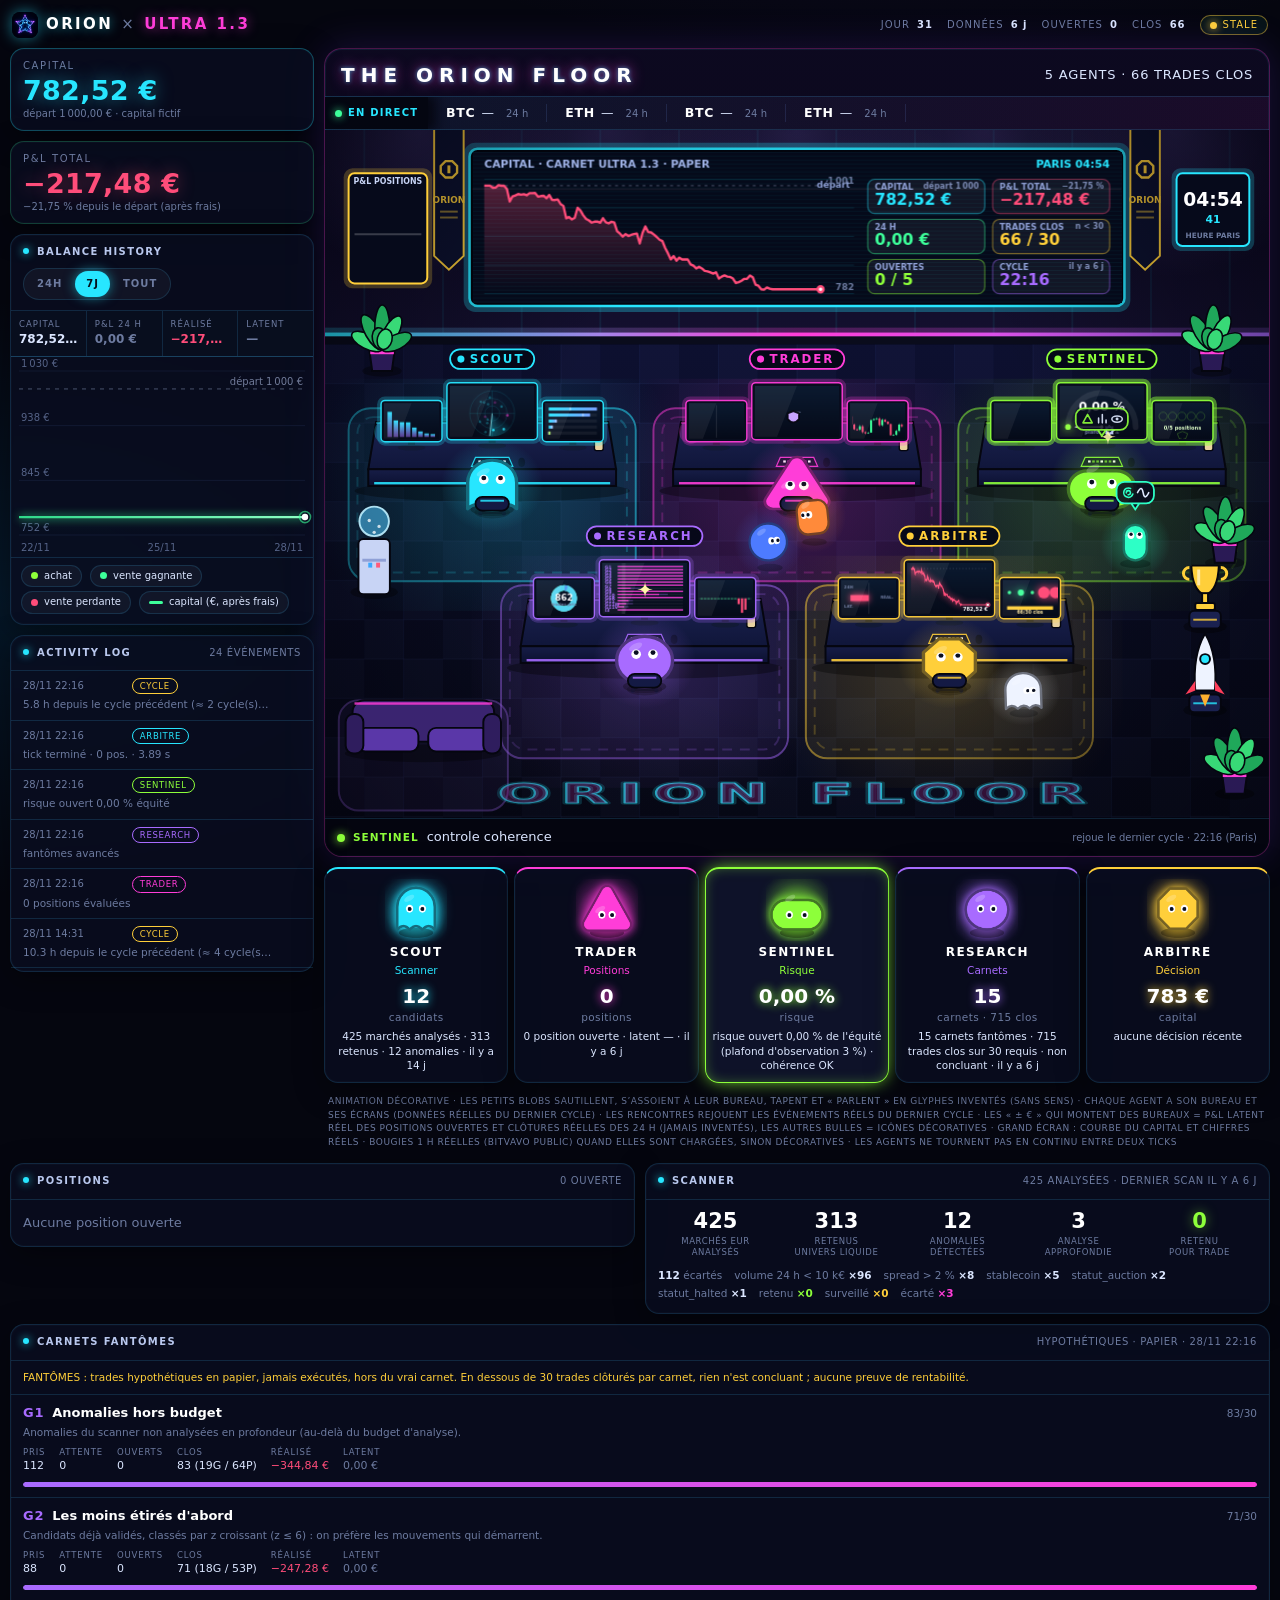
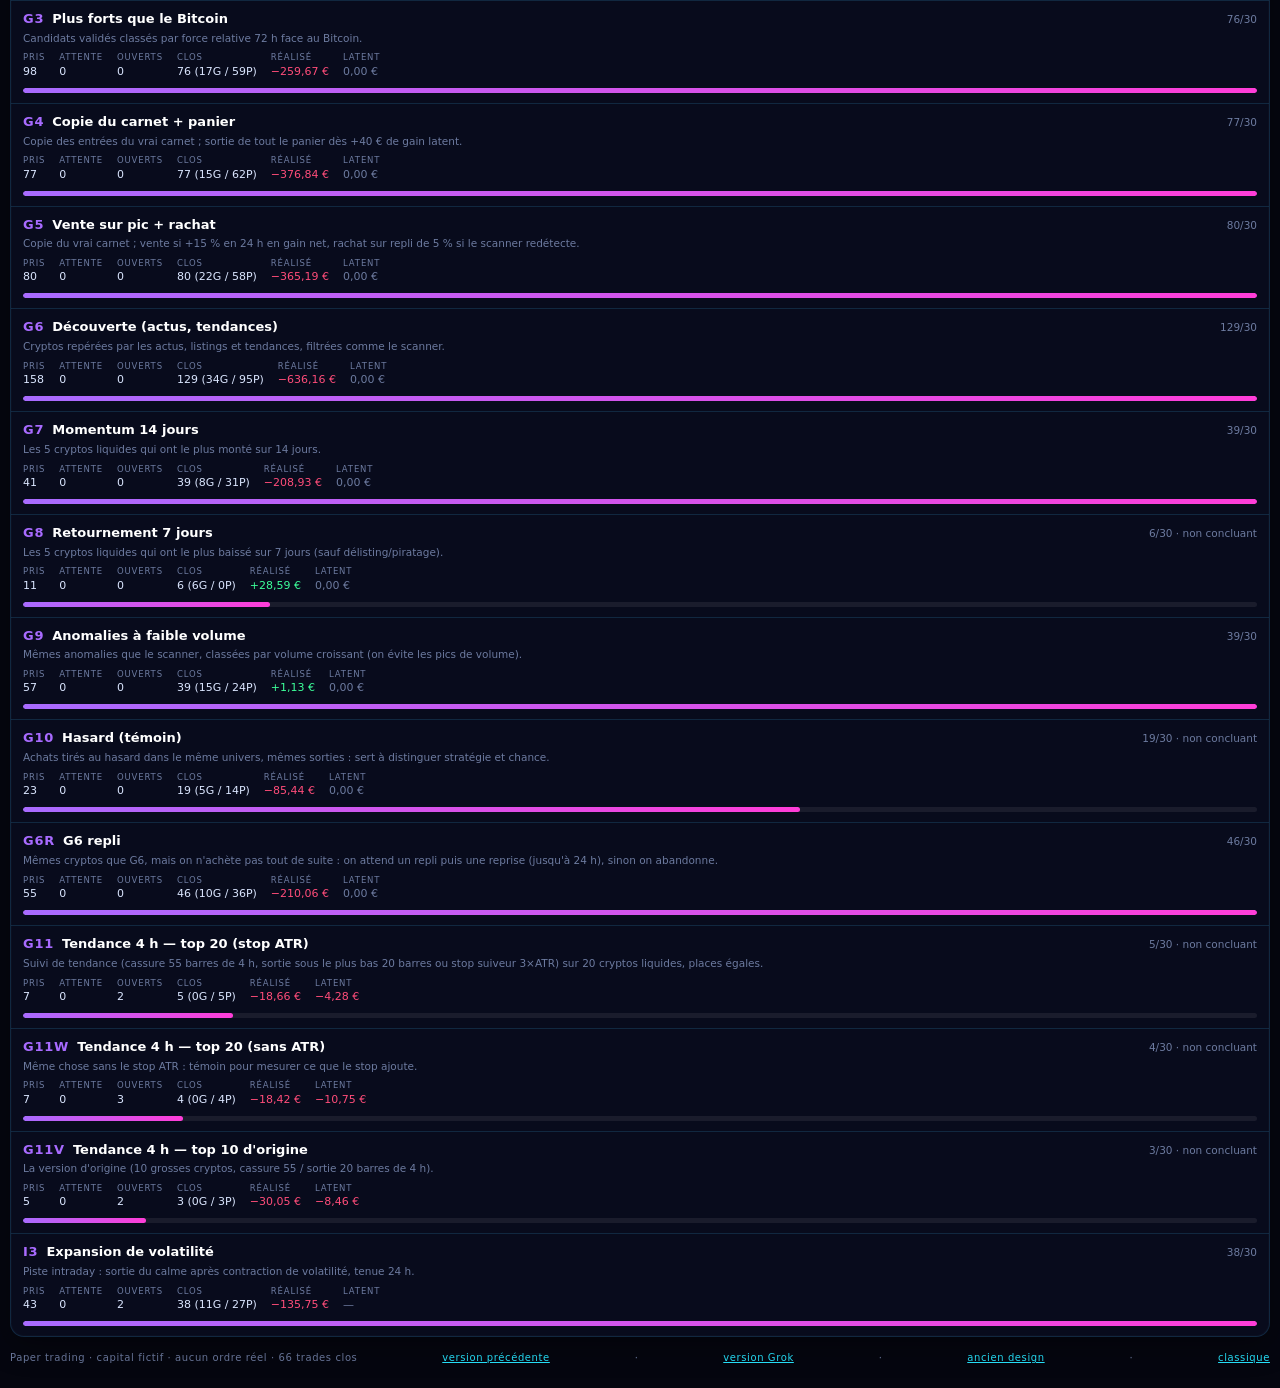
<file: index.html>
<!doctype html>
<html lang="fr">
<head>
<meta charset="utf-8">
<meta name="viewport" content="width=device-width, initial-scale=1, viewport-fit=cover">
<meta name="theme-color" content="#05060f">
<meta name="robots" content="noindex,nofollow">
<meta name="mobile-web-app-capable" content="yes">
<meta name="apple-mobile-web-app-capable" content="yes">
<meta name="apple-mobile-web-app-title" content="ORION">
<title>ORION × ULTRA 1.3</title>
<link rel="icon" type="image/png" sizes="48x48" href="img/favicon-48.png?v=6">
<link rel="icon" type="image/png" sizes="32x32" href="img/favicon-32.png?v=6">
<link rel="apple-touch-icon" sizes="180x180" href="img/apple-touch-icon.png?v=6">
<link rel="manifest" href="manifest.webmanifest?v=6">
<link rel="stylesheet" href="neon.css?v=6">
<link rel="stylesheet" href="salle.css?v=8">
</head>
<body>
<main class="wrap">
  <header class="bar">
    <h1 class="brand"><img src="img/favicon-48.png?v=6" width="26" height="26" alt=""><b>ORION</b><i>×</i><b class="u">ULTRA&nbsp;1.3</b></h1>
    <div class="bst">
      <span>JOUR <b id="s_day">—</b></span><span>DONNÉES <b id="s_age">—</b></span><span>OUVERTES <b id="s_op">—</b></span><span>CLOS <b id="s_cl">—</b></span>
      <div class="live" id="live" title="Fraîcheur des données publiées"><i></i><span>—</span></div>
    </div>
  </header>

  <div class="dash">
    <div class="dl">
      <div class="kp">
        <section class="pn kcap" aria-label="Capital"><small>CAPITAL</small><b class="kbig c" id="k_cap">—</b><em id="k_capS">—</em></section>
        <section class="pn kpl" aria-label="P&amp;L total"><small>P&amp;L TOTAL</small><b class="kbig" id="k_pl">—</b><em id="k_plS">—</em></section>
      </div>
      <section class="pn eq" aria-label="Courbe du capital">
        <header class="ph"><span class="pt">BALANCE HISTORY</span>
          <span class="seg" id="rng" role="group" aria-label="Période"><button data-r="24H">24H</button><button data-r="7J" class="on">7J</button><button data-r="TOUT">TOUT</button></span></header>
        <div class="strip" id="strip"></div>
        <div class="chw" id="chw"><canvas id="eqc" role="img" aria-label="Courbe du capital avec achats et ventes"></canvas><div class="tip" id="tip" hidden></div></div>
        <div class="leg" id="leg"></div>
      </section>
      <section class="pn log">
        <header class="ph"><span class="pt">ACTIVITY LOG</span><span class="pm" id="logMeta">—</span></header>
        <div class="lines" id="lines"></div>
      </section>
    </div>

    <div class="dm">
      <section class="floor" id="hero" aria-label="THE ORION FLOOR">
        <header class="fh"><span class="ft">THE ORION FLOOR</span><span class="pm" id="floorMeta">—</span></header>
        <div class="mq" id="mq" role="marquee" aria-label="Prix en direct (Bitvavo, public)"><span class="mlive"><i></i>EN DIRECT</span><div class="mqt" id="mqt"></div></div>
        <div class="stage" id="stage">
          <div class="room" id="room">
            <canvas id="fc" role="img" aria-label="Salle de marché ORION FLOOR : de petits Grok marchent, s'assoient à leur bureau et travaillent"></canvas>
          </div>
        </div>
        <div class="ticker" id="ticker"><i class="dot"></i><b id="tkWho">—</b><span id="tkTxt">—</span><em id="tkTag"></em></div>
      </section>
      <section class="agents" id="agents" aria-label="Agents">
        <button class="pn ag" data-k="scout"><canvas class="ico" data-k="scout" width="112" height="112" aria-hidden="true"></canvas><h3>SCOUT</h3><i>Scanner</i><b class="kv" data-kv="scout">—</b><small class="ku" data-ku="scout">candidats</small><p data-st="scout">—</p></button>
        <button class="pn ag" data-k="trader"><canvas class="ico" data-k="trader" width="112" height="112" aria-hidden="true"></canvas><h3>TRADER</h3><i>Positions</i><b class="kv" data-kv="trader">—</b><small class="ku" data-ku="trader">positions</small><p data-st="trader">—</p></button>
        <button class="pn ag" data-k="sentinel"><canvas class="ico" data-k="sentinel" width="112" height="112" aria-hidden="true"></canvas><h3>SENTINEL</h3><i>Risque</i><b class="kv" data-kv="sentinel">—</b><small class="ku" data-ku="sentinel">risque</small><p data-st="sentinel">—</p></button>
        <button class="pn ag" data-k="research"><canvas class="ico" data-k="research" width="112" height="112" aria-hidden="true"></canvas><h3>RESEARCH</h3><i>Carnets</i><b class="kv" data-kv="research">—</b><small class="ku" data-ku="research">carnets</small><p data-st="research">—</p></button>
        <button class="pn ag" data-k="arbitre"><canvas class="ico" data-k="arbitre" width="112" height="112" aria-hidden="true"></canvas><h3>ARBITRE</h3><i>Décision</i><b class="kv" data-kv="arbitre">—</b><small class="ku" data-ku="arbitre">capital</small><p data-st="arbitre">—</p></button>
      </section>
      <p class="deco">Animation décorative · les petits blobs sautillent, s’assoient à leur bureau, tapent et « parlent » en glyphes inventés (sans sens) · chaque agent a son bureau et ses écrans (données réelles du dernier cycle) · les rencontres rejouent les événements réels du dernier cycle · les « ± € » qui montent des bureaux = P&amp;L latent réel des positions ouvertes et clôtures réelles des 24 h (jamais inventés), les autres bulles = icônes décoratives · grand écran : courbe du capital et chiffres réels · bougies 1 h réelles (Bitvavo public) quand elles sont chargées, sinon décoratives · les agents ne tournent pas en continu entre deux ticks</p>
    </div>
  </div>

  <div class="below">
    <section class="pn agst" aria-label="Statut des agents">
      <header class="ph"><span class="pt">STATUT DES AGENTS</span><span class="pm">DONNÉES RÉELLES</span></header>
      <ul>
        <li style="--c:#27e6ff"><b>SCOUT</b><span data-st="scout">—</span></li>
        <li style="--c:#ff3dd8"><b>TRADER</b><span data-st="trader">—</span></li>
        <li style="--c:#8dff3a"><b>SENTINEL</b><span data-st="sentinel">—</span></li>
        <li style="--c:#a86bff"><b>RESEARCH</b><span data-st="research">—</span></li>
        <li style="--c:#ffcf3a"><b>ARBITRE</b><span data-st="arbitre">—</span></li>
      </ul>
    </section>
    <section class="pn pos">
      <header class="ph"><span class="pt">POSITIONS</span><span class="pm" id="posCnt">—</span></header>
      <div class="pl" id="plist"></div>
    </section>
    <section class="pn scan" aria-label="Scanner">
      <header class="ph"><span class="pt">SCANNER</span><span class="pm" id="scanMeta">—</span></header>
      <div class="scb"><div class="funnel" id="funnel"></div><div class="why" id="why"></div></div>
    </section>
    <section class="pn gh" aria-label="Carnets fantômes">
      <header class="ph"><span class="pt">CARNETS FANTÔMES</span><span class="pm" id="ghMeta">—</span></header>
      <div class="ghn" id="ghNote">Trades hypothétiques en papier, jamais exécutés. Moins de 30 trades clôturés : rien n'est conclu.</div>
      <div id="ghList"></div>
    </section>
  </div>

  <footer class="foot">
    <span id="badge">Paper trading · capital fictif · aucun ordre réel</span>
    <a href="v4-salle/">version précédente</a> · <a href="v3-grok/">version Grok</a> · <a href="v2-floor/">ancien design</a> · <a href="v1-classic/">classique</a>
  </footer>
</main>
<noscript><p class="ns">JavaScript est nécessaire pour afficher les données.</p></noscript>
<script src="salle.js?v=9"></script>
<script src="neon.js?v=9"></script>
</body>
</html>
</file>
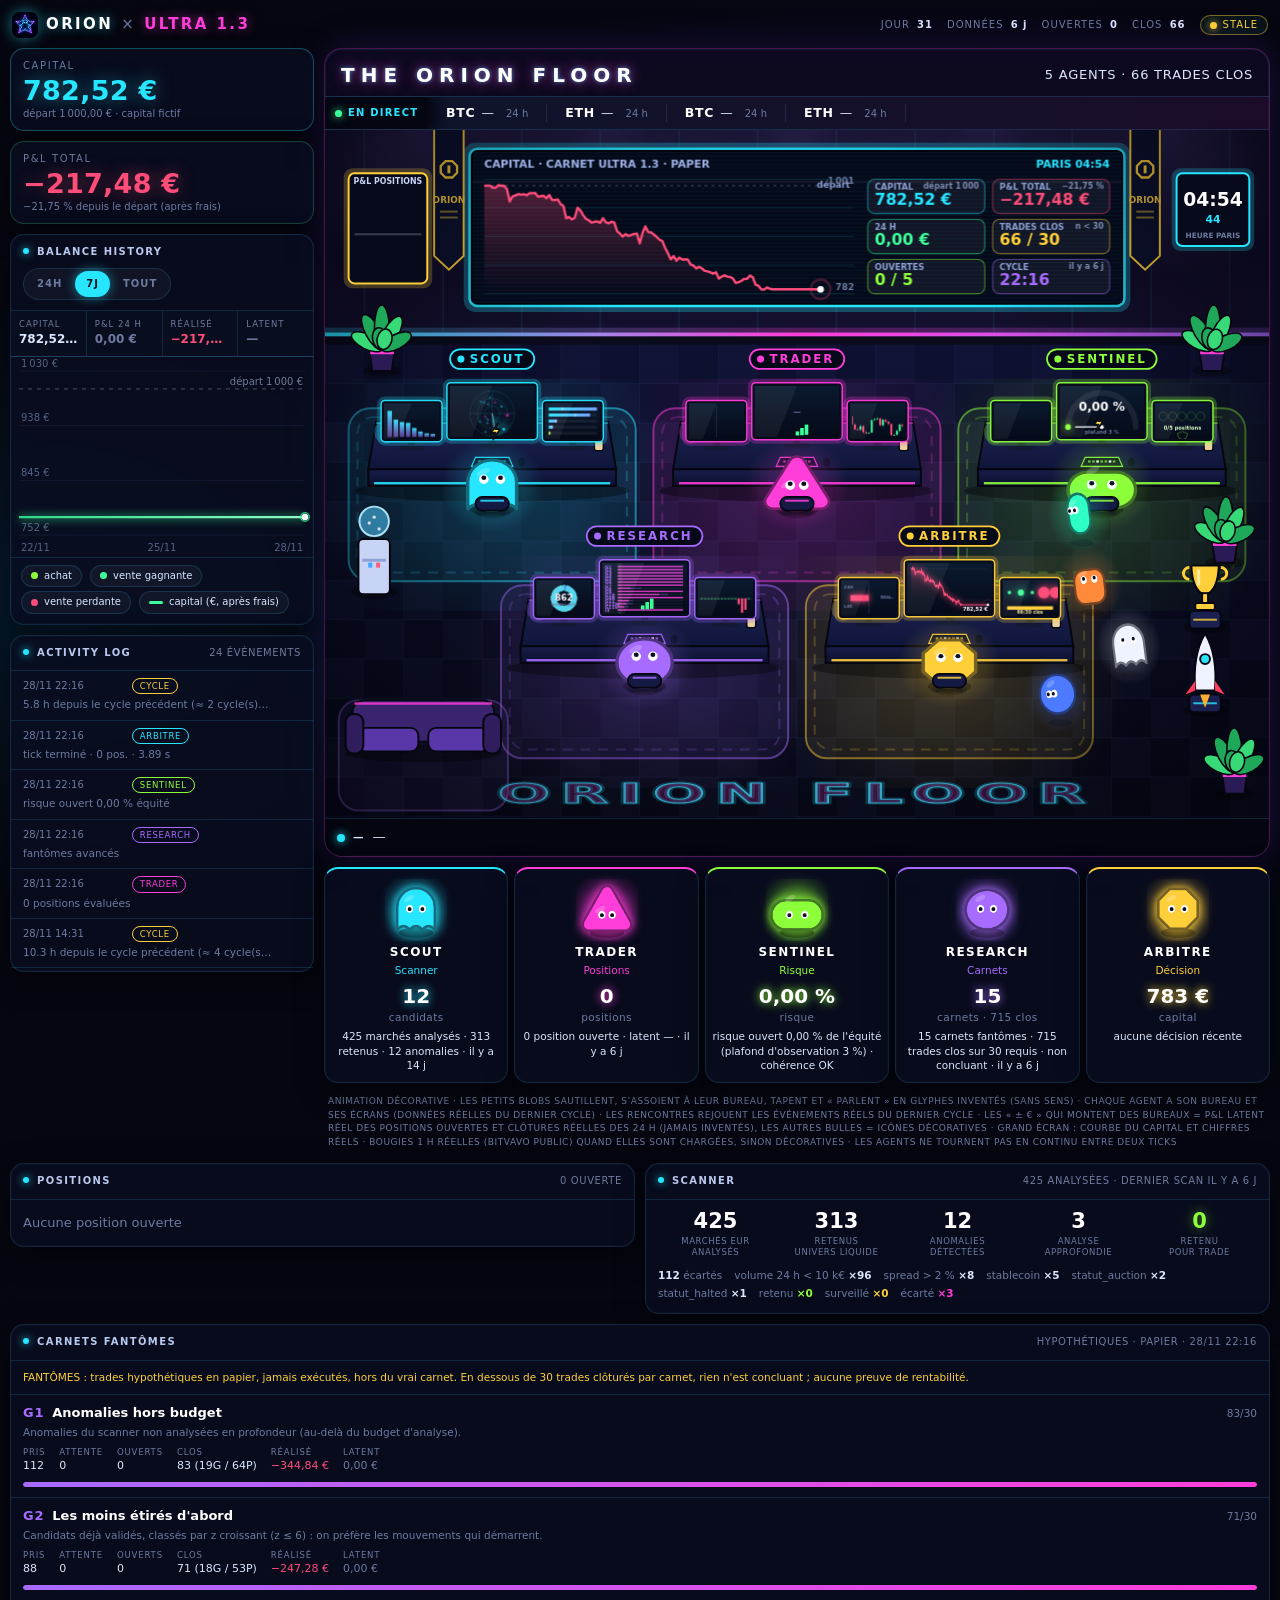
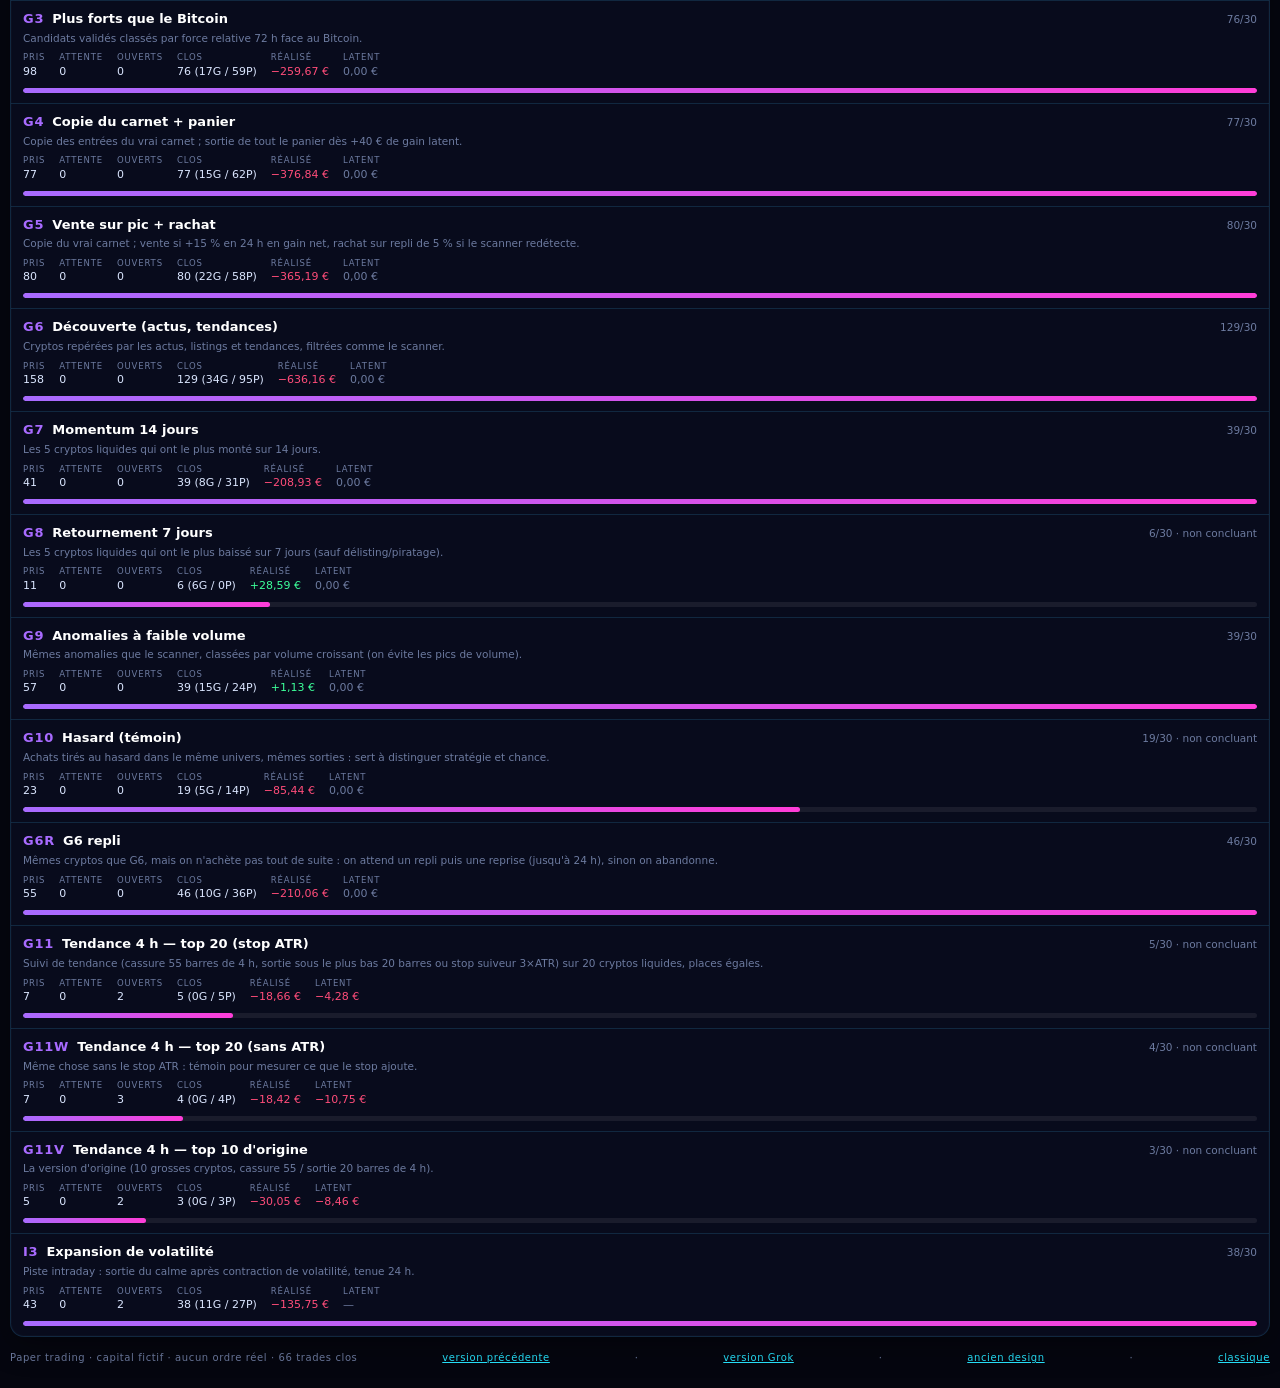
<file: preview-neon/index.html>
<!doctype html>
<html lang="fr"><head><meta charset="utf-8"><meta name="robots" content="noindex,nofollow"><meta http-equiv="refresh" content="0;url=../"><title>ORION</title><link rel="canonical" href="../"></head>
<body><p>Cette page est maintenant la page officielle : <a href="../">ORION</a>.</p><script>location.replace('../'+location.search+location.hash)</script></body></html>
</file>
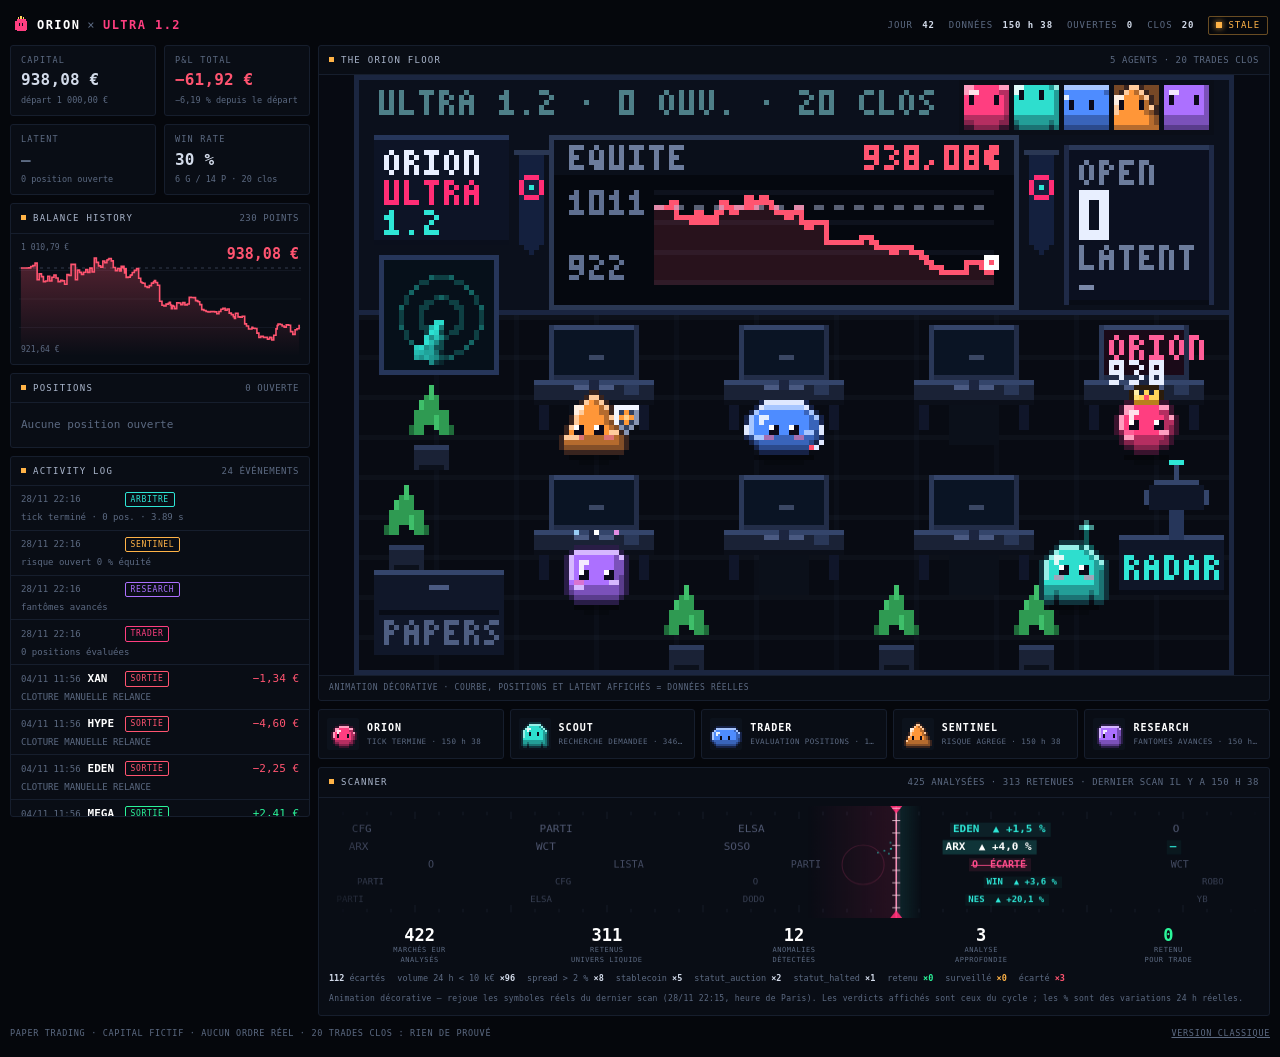
<file: preview/index.html>
<!doctype html>
<html lang="fr">
<head>
<meta charset="utf-8">
<meta name="viewport" content="width=device-width, initial-scale=1, viewport-fit=cover">
<meta name="theme-color" content="#05070c">
<meta name="robots" content="noindex,nofollow">
<title>ORION × ULTRA 1.2</title>
<link rel="icon" href="data:image/svg+xml,%3Csvg xmlns=%22http://www.w3.org/2000/svg%22 viewBox=%220 0 16 16%22 shape-rendering=%22crispEdges%22%3E%3Crect width=%2216%22 height=%2216%22 fill=%22%2305070c%22/%3E%3Cpath fill=%22%23ff3e80%22 d=%22M4 3h8v1h1v8h-1v1H4v-1H3V4h1z%22/%3E%3Cpath fill=%22%230c0a1a%22 d=%22M6 6h1v3H6zM9 6h1v3H9z%22/%3E%3C/svg%3E">
<link rel="stylesheet" href="../assets/orion/orion.css">
</head>
<body>
<main class="wrap">
  <header class="bar">
    <h1 class="brand"><svg class="logo" viewBox="0 0 16 16" width="18" height="18" shape-rendering="crispEdges" aria-hidden="true"><path fill="#ff3e80" d="M4 3h8v1h1v8h-1v1H4v-1H3V4h1z"/><path fill="#0c0a1a" d="M6 6h1v3H6zM9 6h1v3H9z"/><path fill="#ffd45a" d="M5 1h1v2H5zM7 0h2v3H7zM10 1h1v2h-1z"/></svg><b>ORION</b><i>×</i><b class="u">ULTRA&nbsp;1.2</b></h1>
    <div class="bst">
      <span>JOUR <b id="s_day">—</b></span><span>DONNÉES <b id="s_age">—</b></span><span>OUVERTES <b id="s_op">—</b></span><span>CLOS <b id="s_cl">—</b></span>
      <div class="live" id="live" title="Fraîcheur des données publiées"><i></i><span>—</span></div>
    </div>
  </header>

  <div class="cols">
    <div class="L">
      <section class="kpi" aria-label="Indicateurs">
        <div class="cd kt"><small>CAPITAL</small><b class="kv" id="k_cap">—</b><em id="k_capS">—</em></div>
        <div class="cd kt"><small>P&amp;L TOTAL</small><b class="kv" id="k_pl">—</b><em id="k_plS">—</em></div>
        <div class="cd kt"><small>LATENT</small><b class="kv" id="k_lat">—</b><em id="k_latS">—</em></div>
        <div class="cd kt"><small>WIN RATE</small><b class="kv" id="k_win">—</b><em id="k_winS">—</em></div>
      </section>
      <section class="cd bal">
        <header class="ch"><span class="ct">BALANCE HISTORY</span><span class="cm" id="balMeta">—</span></header>
        <div class="balw"><div id="balChart"></div><b class="bv" id="balVal">—</b></div>
      </section>
      <section class="cd pos">
        <header class="ch"><span class="ct">POSITIONS</span><span class="cm" id="posCnt">—</span></header>
        <div class="pl" id="plist"></div>
      </section>
      <section class="cd log">
        <header class="ch"><span class="ct">ACTIVITY LOG</span><span class="cm" id="logMeta">—</span></header>
        <div class="lines" id="lines"></div>
      </section>
    </div>

    <div class="R">
      <section class="cd floor" id="hero" aria-label="Bureau d'ORION (animation décorative)">
        <header class="ch"><span class="ct">THE ORION FLOOR</span><span class="cm" id="floorMeta">—</span></header>
        <div class="stage"><canvas id="cv" role="img" aria-label="Bureau pixel-art : ORION, SCOUT, TRADER, SENTINEL et RESEARCH se déplacent entre les bureaux dont les écrans affichent les positions ouvertes ; l'écran mural affiche la courbe d'équité. Animation décorative."></canvas></div>
        <p class="deco">Animation décorative · courbe, positions et latent affichés = données réelles</p>
      </section>
      <section class="agents" id="agents" aria-label="Agents">
        <button class="cd ag" data-k="ORION"><canvas width="16" height="16"></canvas><span><b>ORION</b><small>DIRECTEUR</small></span></button>
        <button class="cd ag" data-k="SCOUT"><canvas width="16" height="16"></canvas><span><b>SCOUT</b><small>DÉTECTE</small></span></button>
        <button class="cd ag" data-k="TRADER"><canvas width="16" height="16"></canvas><span><b>TRADER</b><small>EXÉCUTE</small></span></button>
        <button class="cd ag" data-k="SENTINEL"><canvas width="16" height="16"></canvas><span><b>SENTINEL</b><small>PROTÈGE</small></span></button>
        <button class="cd ag" data-k="RESEARCH"><canvas width="16" height="16"></canvas><span><b>RESEARCH</b><small>TESTE</small></span></button>
      </section>
      <section class="cd scan" aria-label="Scanner">
        <header class="ch"><span class="ct">SCANNER</span><span class="cm" id="scanMeta">—</span></header>
        <div class="scb">
          <div class="scanwrap"><canvas id="cv3" role="img" aria-label="Animation décorative d'un balayage de symboles"></canvas></div>
          <div class="funnel" id="funnel"></div>
          <div class="why" id="why"></div>
          <p class="note" id="scanNote">Animation décorative — rejoue les symboles réels du dernier scan.</p>
        </div>
      </section>
    </div>
  </div>

  <footer class="foot">
    <span id="badge">Paper trading · capital fictif · aucun ordre réel</span>
    <a href="../v1-classic/">version classique</a>
  </footer>
</main>
<noscript><p class="ns">JavaScript est nécessaire pour afficher les données.</p></noscript>
<script src="../assets/orion/orion.js"></script>
</body>
</html>
</file>
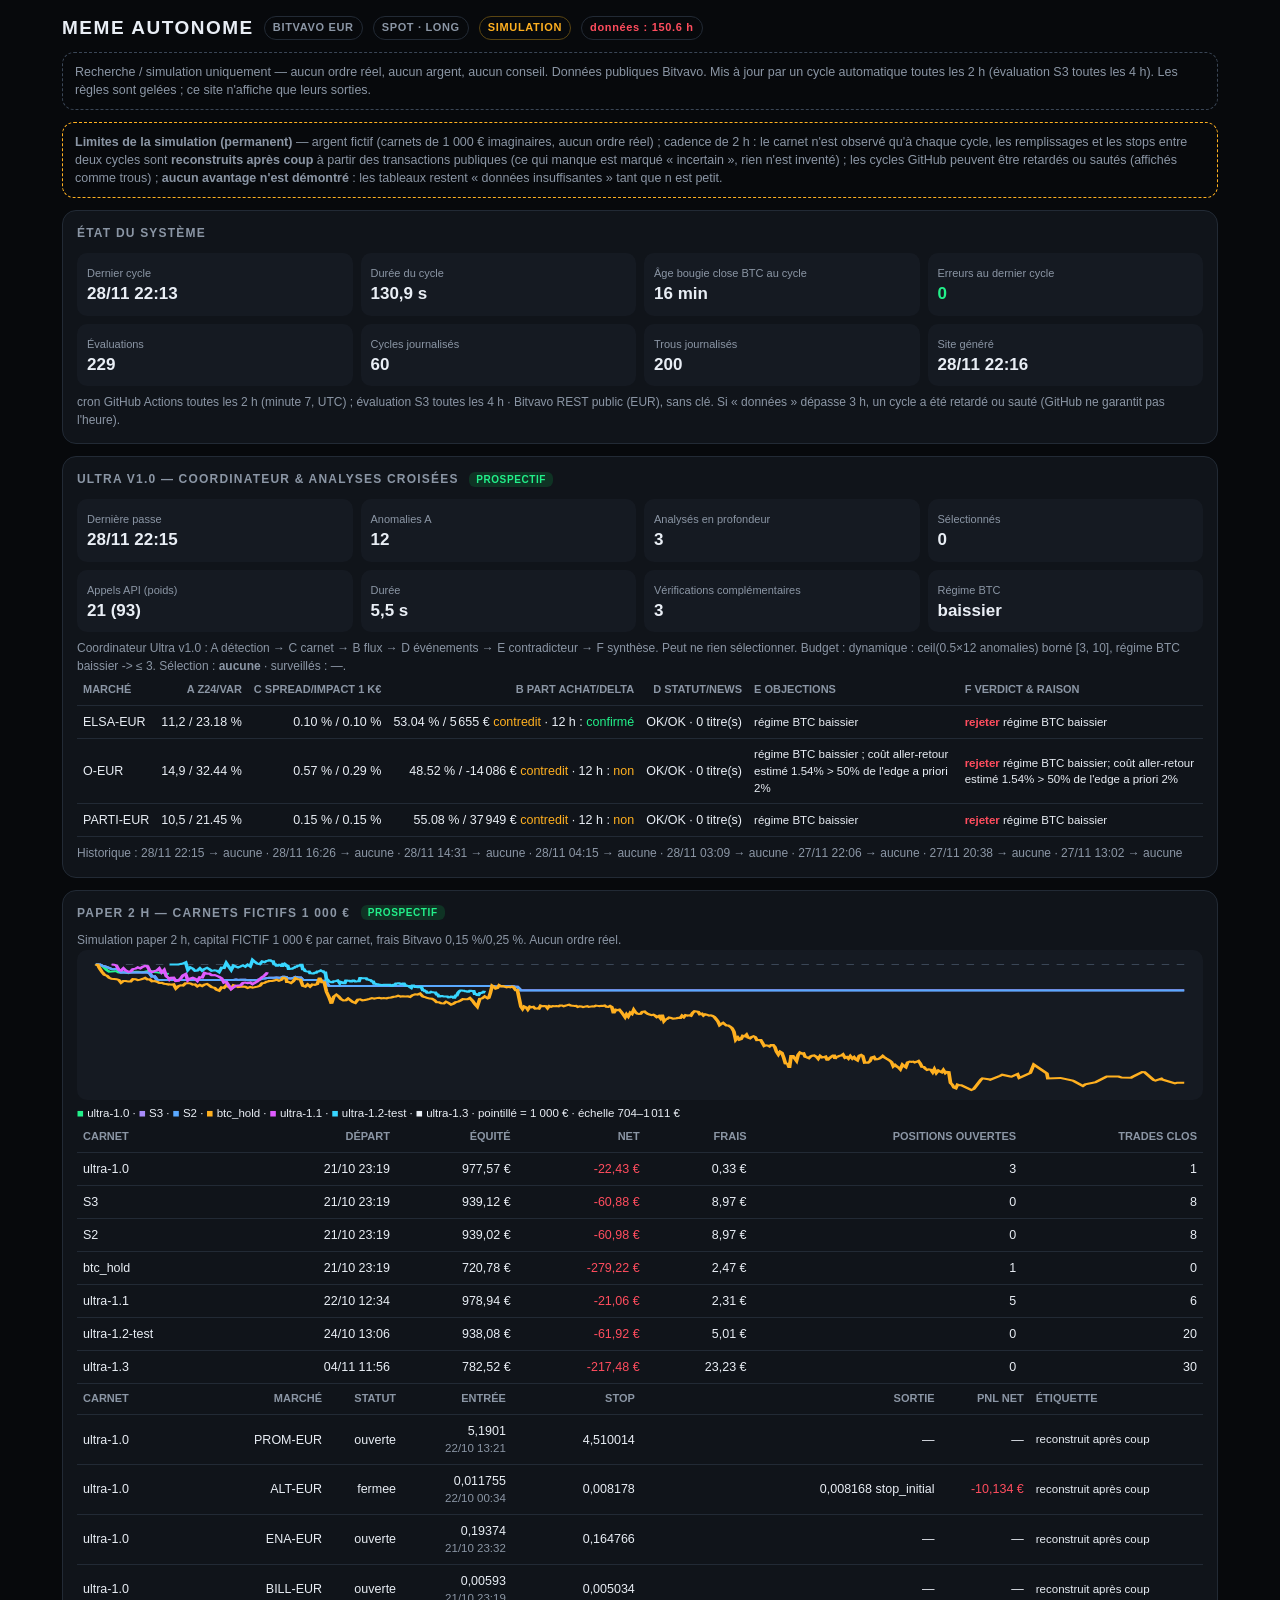
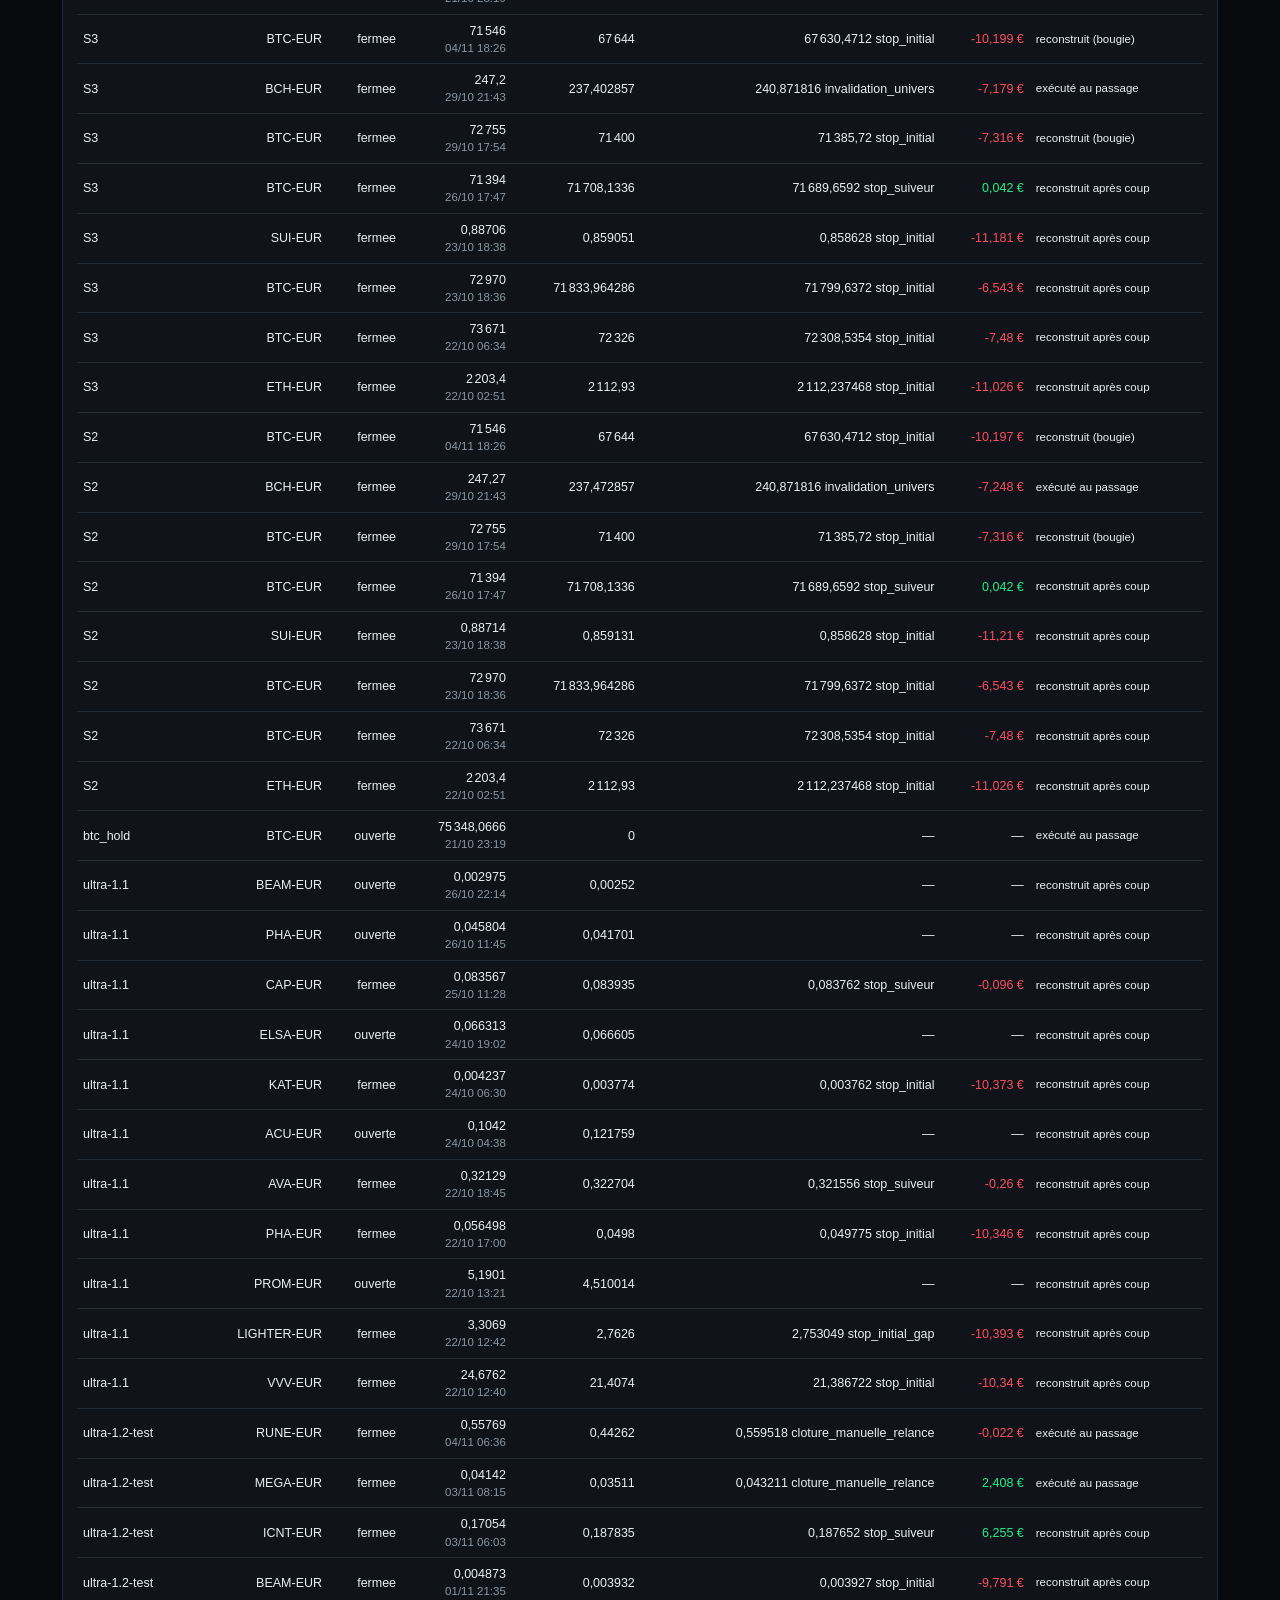
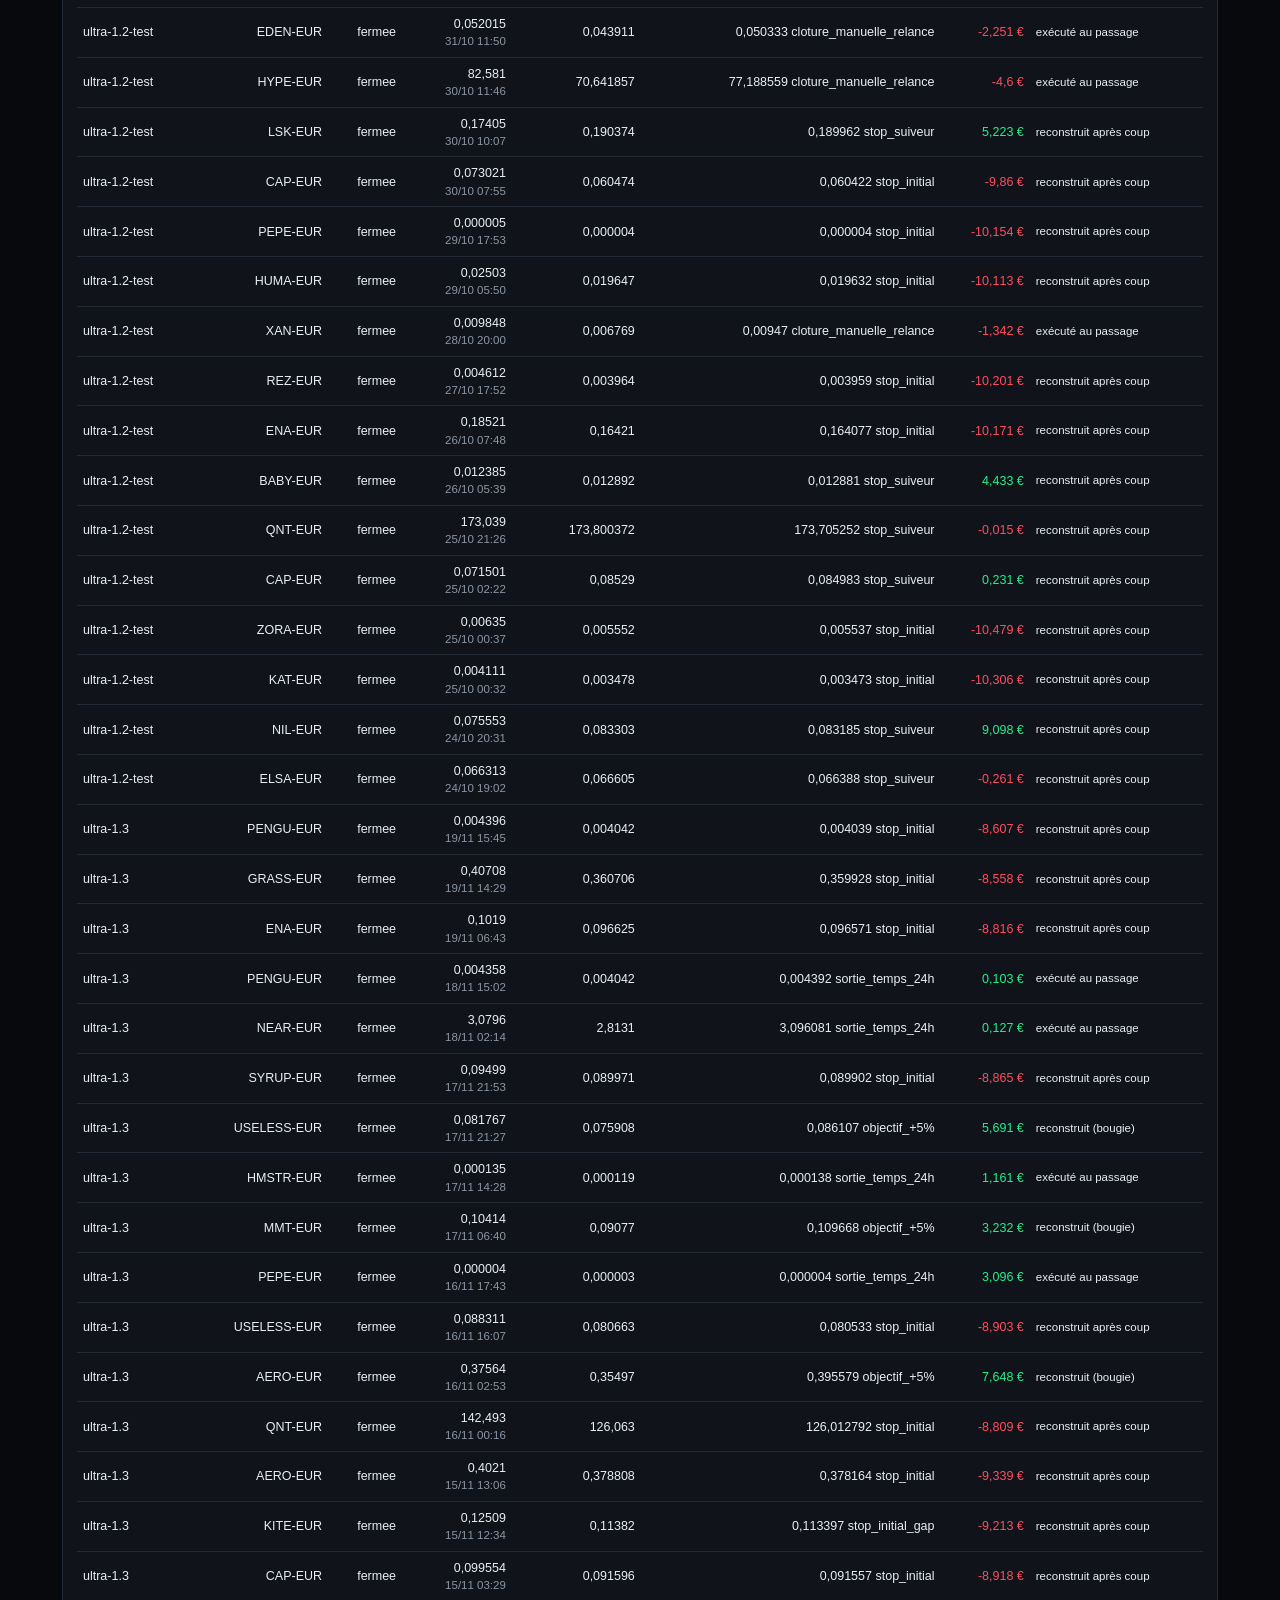
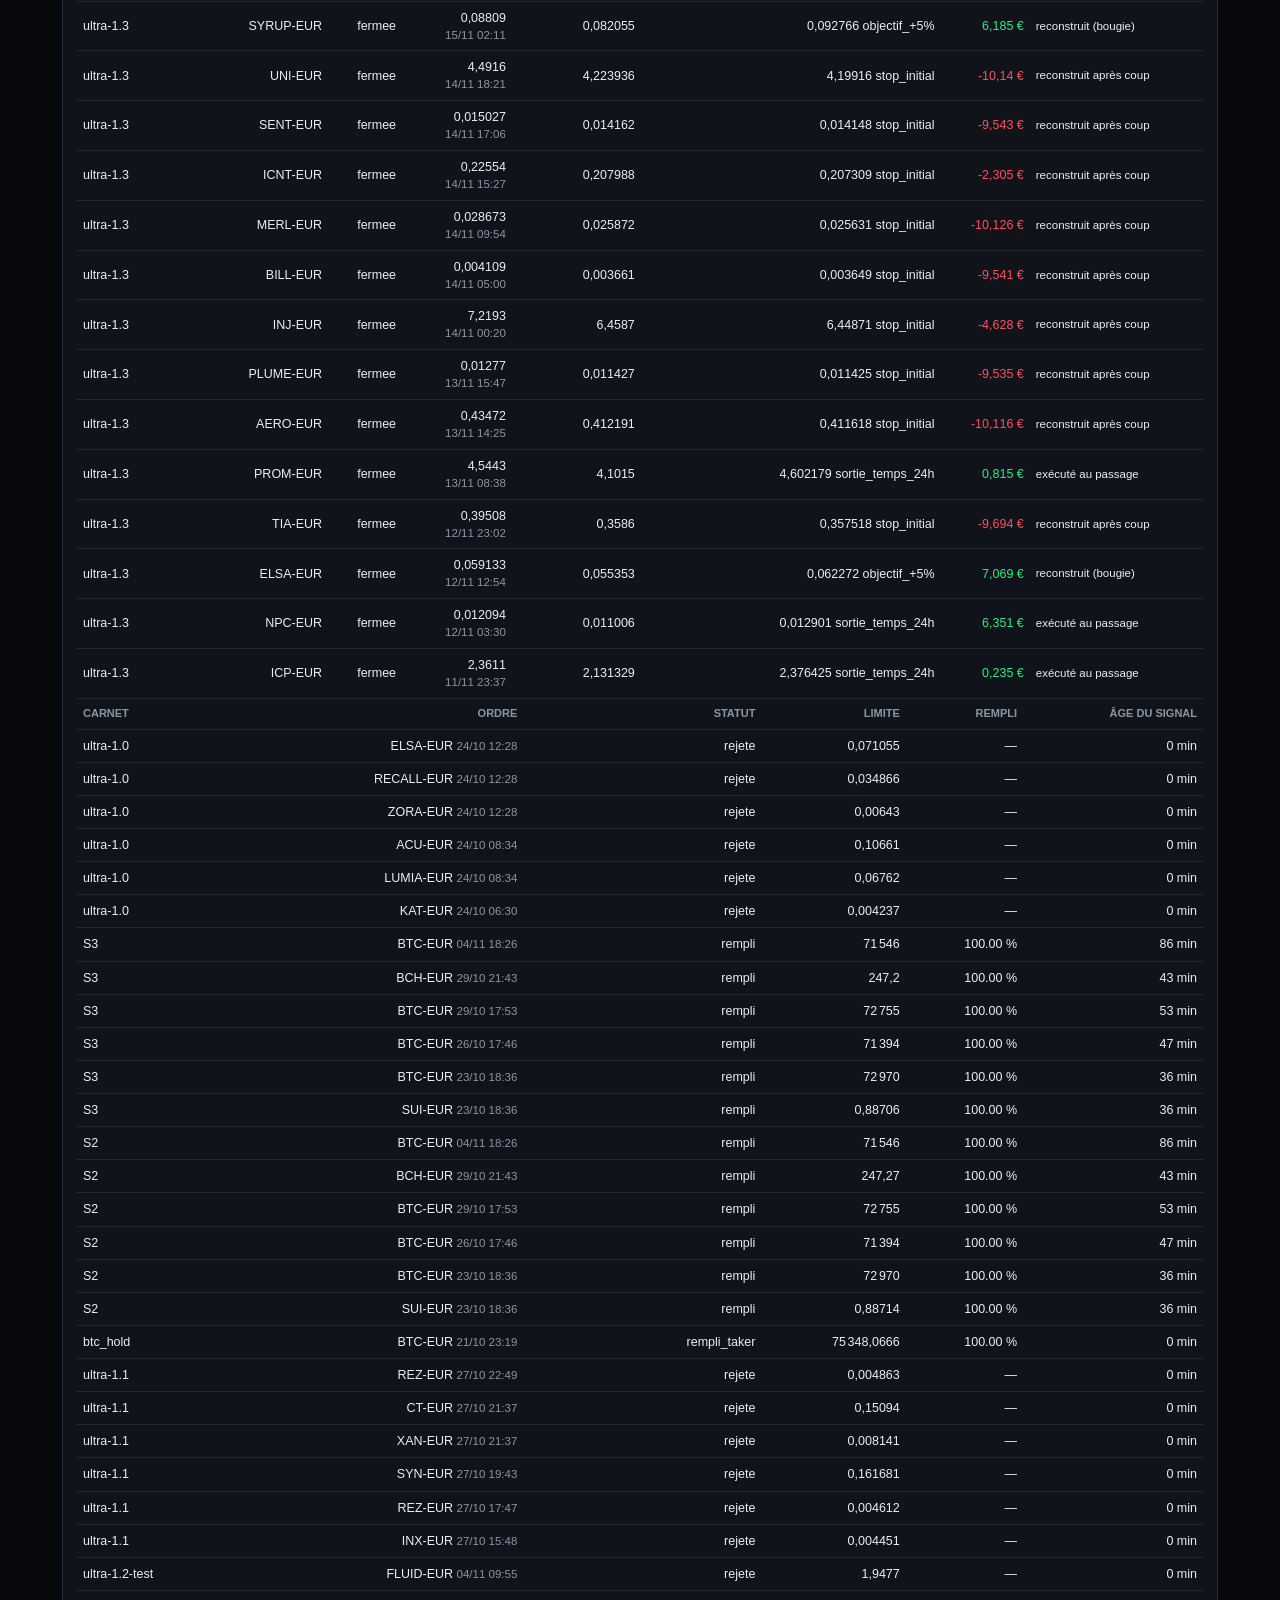
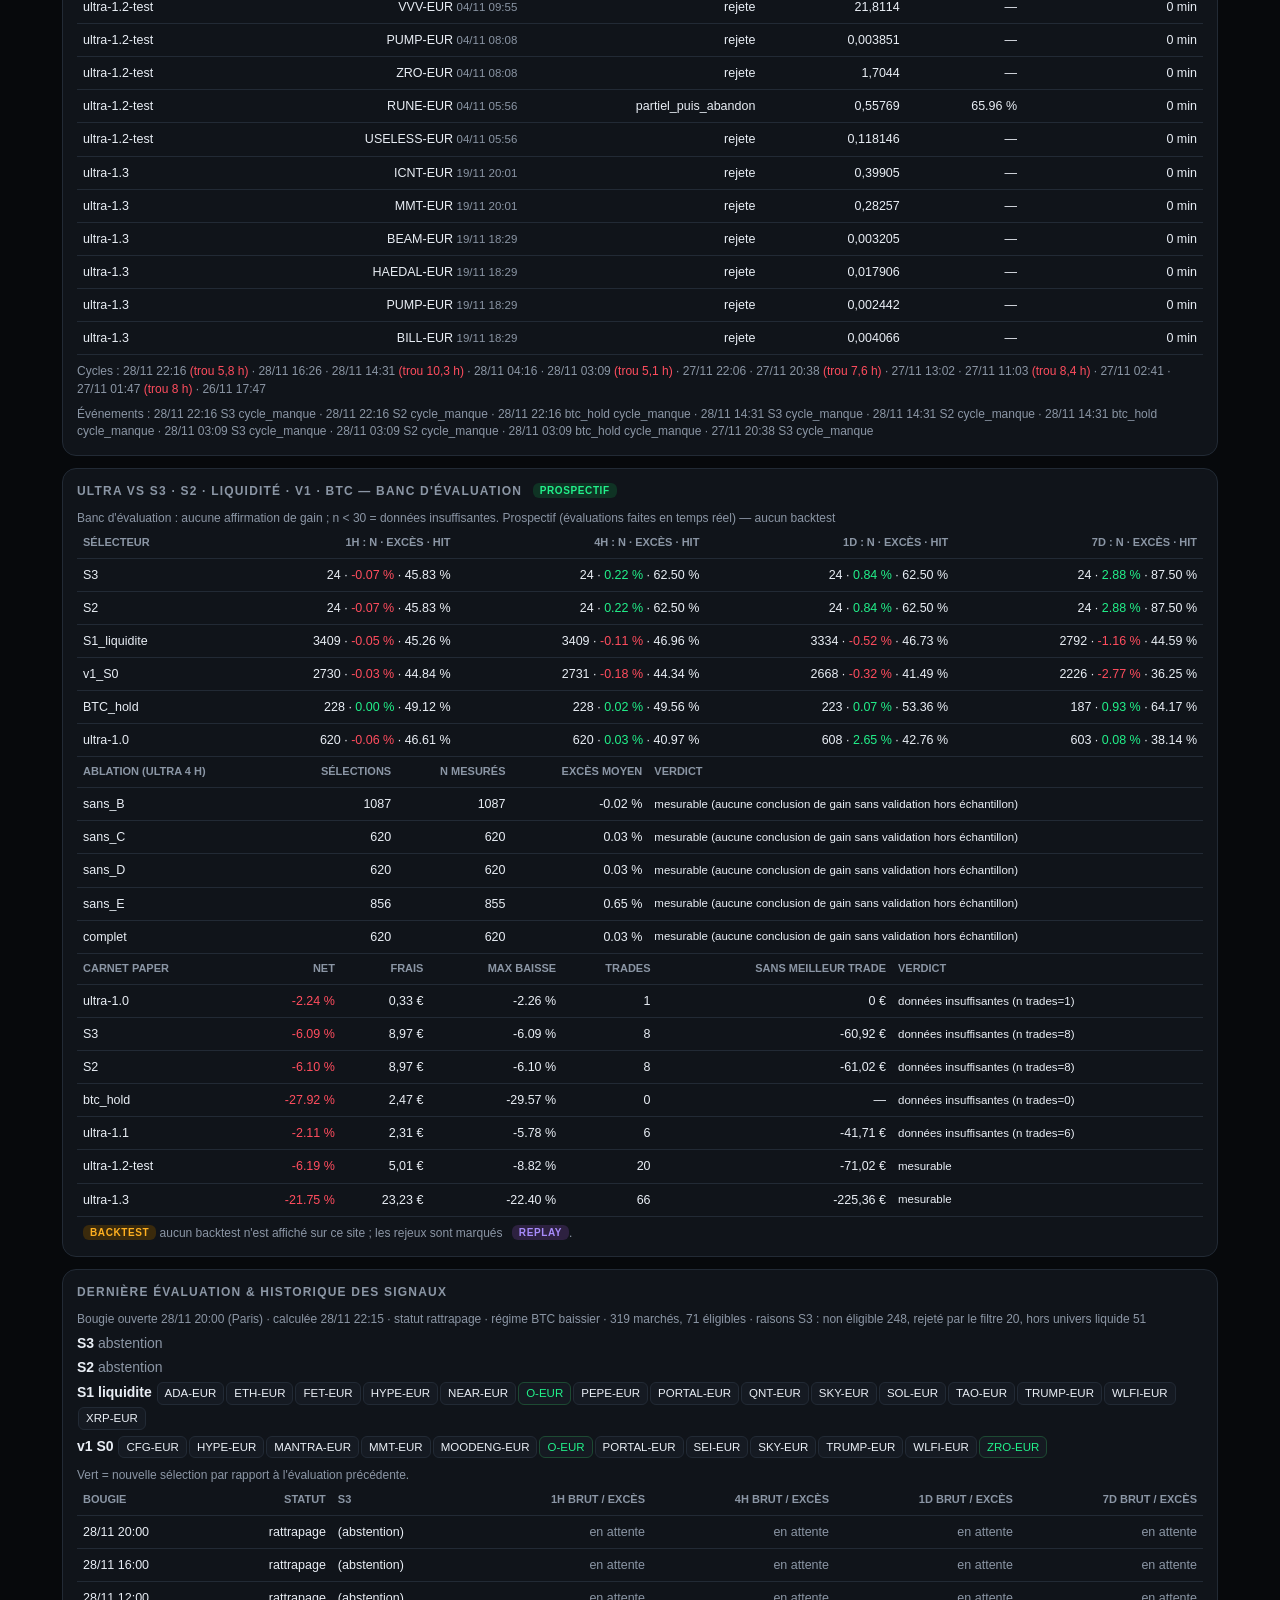
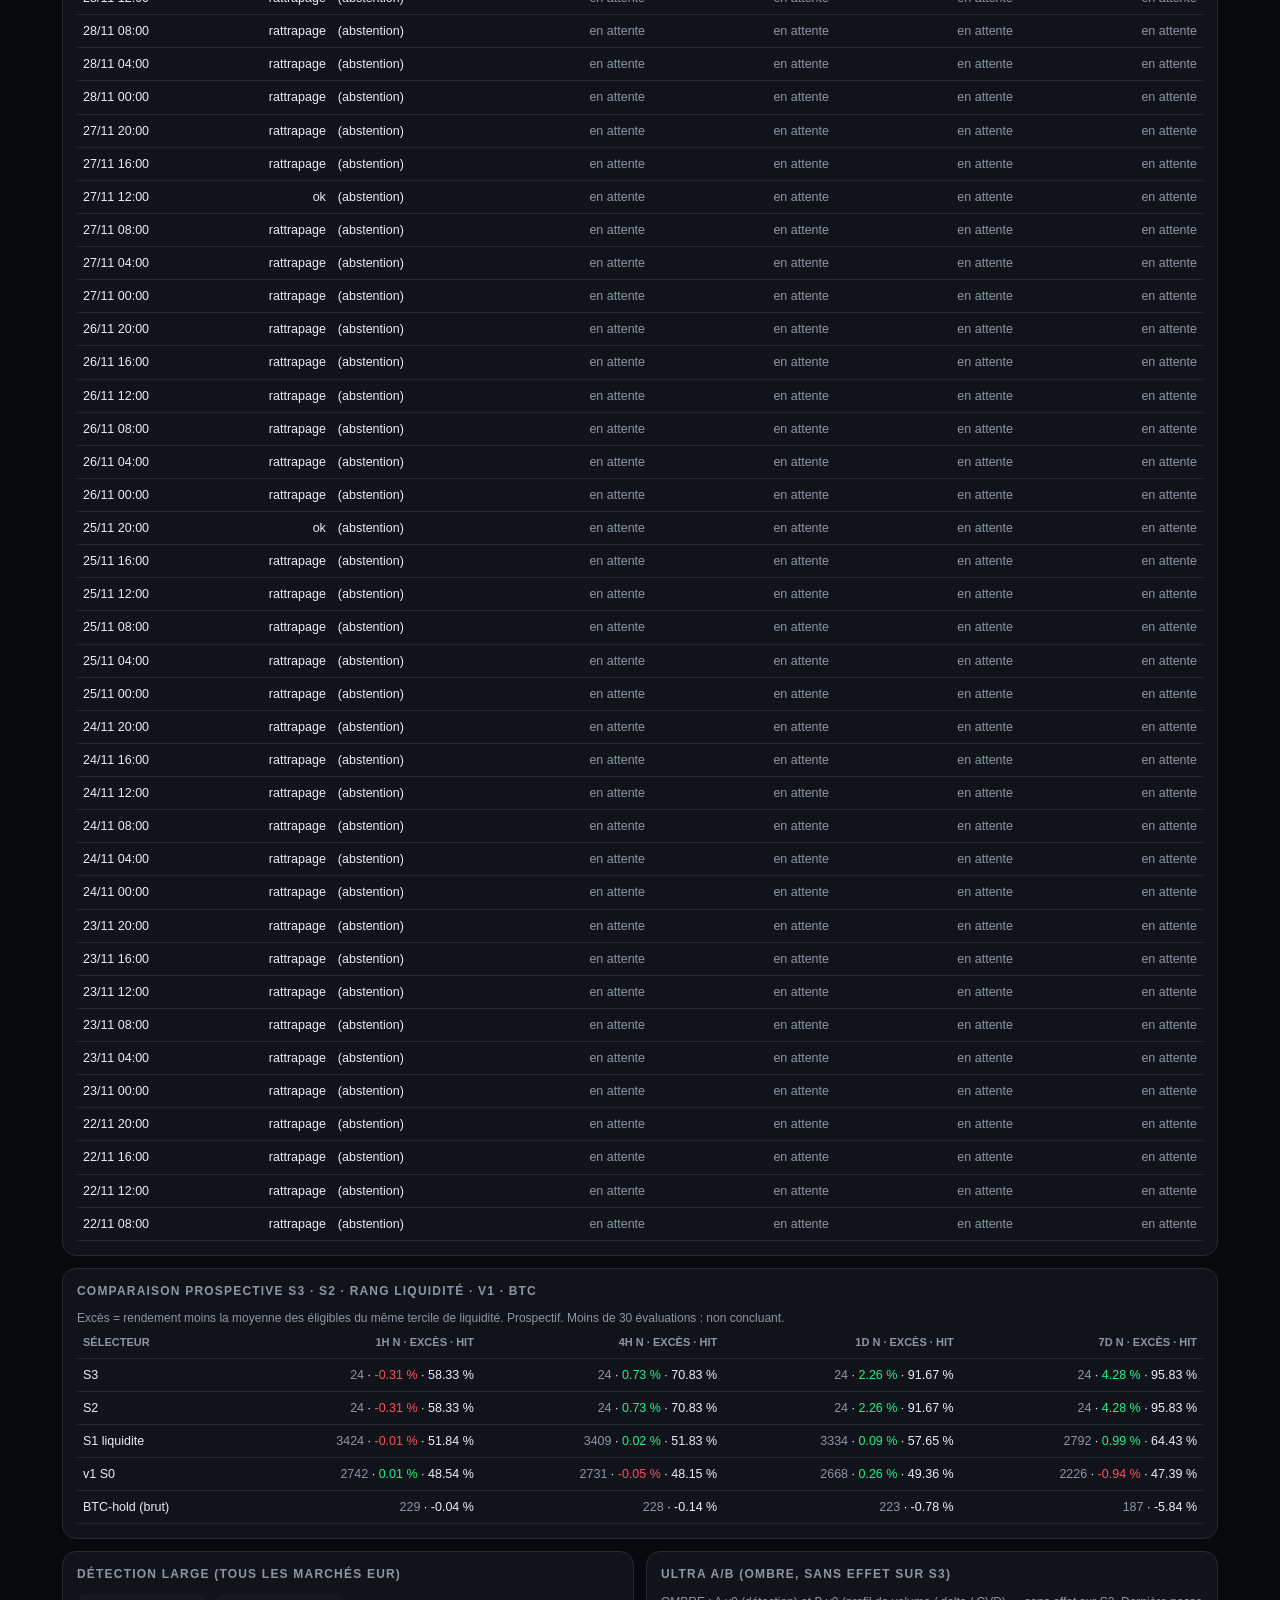
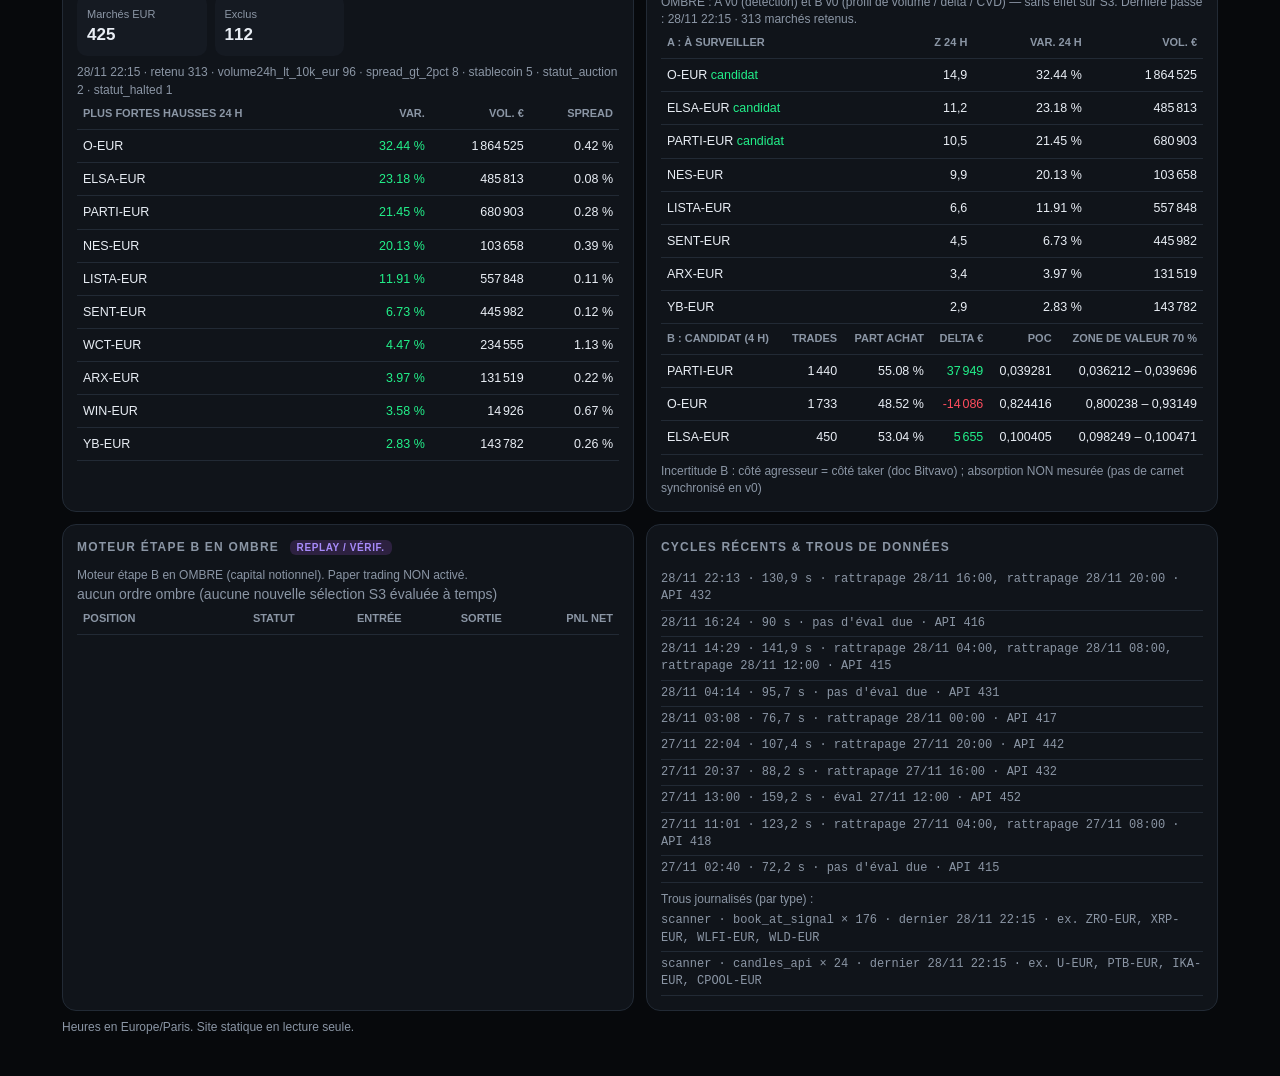
<file: v1-classic/index.html>
<!doctype html>
<html lang="fr">
<head>
<meta charset="utf-8">
<meta name="viewport" content="width=device-width, initial-scale=1, viewport-fit=cover">
<meta name="theme-color" content="#07090c">
<meta name="robots" content="noindex,nofollow">
<title>MEME AUTONOME — version classique (v1, sauvegarde)</title>
<style>
:root{--bg:#07090c;--card:#10141a;--card2:#151a22;--line:#222a35;--txt:#e9eef5;--mut:#8b96a5;--g:#22f08a;--r:#ff4d5e;--a:#ffb020;--v:#a78bfa}
*{box-sizing:border-box}html,body{margin:0;background:var(--bg);color:var(--txt);font:14px/1.45 -apple-system,Segoe UI,Roboto,Inter,sans-serif}
.wrap{max-width:1180px;margin:0 auto;padding:14px 12px 40px}
header{display:flex;flex-wrap:wrap;gap:10px;align-items:center;margin-bottom:10px}h1{font-size:19px;letter-spacing:.08em;margin:0;font-weight:800}
.tag{font-size:11px;font-weight:700;letter-spacing:.06em;padding:3px 8px;border-radius:999px;border:1px solid var(--line);color:var(--mut)}.tag.a{color:var(--a);border-color:#5a4512}
.banner{border:1px dashed #3a4656;border-radius:12px;padding:10px 12px;font-size:12.5px;color:var(--mut);margin-bottom:12px}
.grid{display:grid;gap:12px;grid-template-columns:1fr}@media(min-width:900px){.grid{grid-template-columns:1fr 1fr}.span2{grid-column:1/3}}.grid>*{min-width:0}
.card{background:var(--card);border:1px solid var(--line);border-radius:14px;padding:14px}
.card h2{font-size:12px;letter-spacing:.1em;text-transform:uppercase;color:var(--mut);margin:0 0 10px}
.stats{display:grid;grid-template-columns:repeat(2,1fr);gap:8px}@media(min-width:600px){.stats{grid-template-columns:repeat(4,1fr)}}
.stat{background:var(--card2);border-radius:10px;padding:9px 10px}.stat span{font-size:11px;color:var(--mut)}.stat b{display:block;font-size:17px}
.g{color:var(--g)}.r{color:var(--r)}.a{color:var(--a)}.mut{color:var(--mut)}.small{font-size:11.5px}
table{width:100%;border-collapse:collapse;font-size:12.5px}th,td{padding:7px 6px;border-bottom:1px solid var(--line);text-align:right;white-space:nowrap}
th{color:var(--mut);font-weight:600;font-size:11px;text-transform:uppercase}th:first-child,td:first-child,td.l,th.l{text-align:left}td.l{white-space:normal}
.scroll{overflow-x:auto;-webkit-overflow-scrolling:touch}.chip{display:inline-block;font-size:11.5px;padding:2px 7px;border-radius:6px;background:var(--card2);border:1px solid var(--line);margin:1px}
.chip.n{border-color:#1d4a33;color:var(--g)}.note{font-size:12px;color:var(--mut);margin-top:8px}.ev{font-size:12px;font-family:ui-monospace,Menlo,monospace;color:var(--mut);border-bottom:1px solid var(--line);padding:4px 0}

.bdg{font-size:10px;font-weight:800;letter-spacing:.06em;padding:2px 7px;border-radius:6px;margin-left:6px;vertical-align:middle}
.bdg.p{background:#0f3324;color:var(--g)}.bdg.rp{background:#2d2140;color:var(--v)}.bdg.bt{background:#3a2a0c;color:var(--a)}
.vd{font-weight:700}.vd.selectionner{color:var(--g)}.vd.surveiller{color:var(--a)}.vd.rejeter{color:var(--r)}.vd.non_evaluable{color:var(--mut)}
svg.eq{width:100%;height:150px;background:var(--card2);border-radius:10px}
select{background:var(--card2);color:var(--txt);border:1px solid var(--line);border-radius:8px;padding:5px}
.banner.lim{border-color:#ffb020}.banner.wait{border-color:#5aa9ff}
</style>
</head>
<body><div class="wrap">
<header><h1>MEME AUTONOME</h1><span class="tag">BITVAVO EUR</span><span class="tag">SPOT · LONG</span><span class="tag a">SIMULATION</span><span class="tag" id="fresh">…</span></header>
<div class="banner">Recherche / simulation uniquement — aucun ordre réel, aucun argent, aucun conseil. Données publiques Bitvavo. Mis à jour par un cycle automatique toutes les 2 h (évaluation S3 toutes les 4 h). Les règles sont gelées ; ce site n'affiche que leurs sorties.</div>
<div class="banner lim" id="limites"><b>Limites de la simulation (permanent)</b> — argent fictif (carnets de 1 000 € imaginaires, aucun ordre réel) ; cadence de 2 h : le carnet n'est observé qu'à chaque cycle, les remplissages et les stops entre deux cycles sont <b>reconstruits après coup</b> à partir des transactions publiques (ce qui manque est marqué « incertain », rien n'est inventé) ; les cycles GitHub peuvent être retardés ou sautés (affichés comme trous) ; <b>aucun avantage n'est démontré</b> : les tableaux restent « données insuffisantes » tant que n est petit.</div>
<div class="banner wait" id="attente" style="display:none"><b>En attente du premier cycle GitHub.</b> Ce site vient d'être mis en ligne : aucun chiffre n'est encore disponible. Le premier cycle automatique écrira ici ses propres données ; l'enregistrement prospectif (carnets paper inclus) commence à ce cycle-là.</div>
<div class="grid">
 <section class="card span2"><h2>État du système</h2><div id="status"></div></section>
 <section class="card span2"><h2>Ultra v1.0 — coordinateur & analyses croisées <span class="bdg p">PROSPECTIF</span></h2><div id="u10"></div></section>
 <section class="card span2"><h2>Paper 2 h — carnets fictifs 1 000 € <span class="bdg p">PROSPECTIF</span></h2><div id="p10"></div></section>
 <section class="card span2"><h2>Ultra vs S3 · S2 · liquidité · v1 · BTC — banc d'évaluation <span class="bdg p">PROSPECTIF</span></h2><div id="h10"></div></section>
 <section class="card span2"><h2>Dernière évaluation & historique des signaux</h2><div class="note" id="evhead"></div><div id="last"></div>
   <div class="scroll"><table id="hist"></table></div></section>
 <section class="card span2"><h2>Comparaison prospective S3 · S2 · rang liquidité · v1 · BTC</h2><div class="note" id="cmpnote"></div><div class="scroll"><table id="cmp"></table></div></section>
 <section class="card"><h2>Détection large (tous les marchés EUR)</h2><div id="wide"></div></section>
 <section class="card"><h2>Ultra A/B (ombre, sans effet sur S3)</h2><div id="ultra"></div></section>
 <section class="card"><h2>Moteur étape B en ombre <span class="bdg rp">REPLAY / VÉRIF.</span></h2><div id="shadow"></div></section>
 <section class="card"><h2>Cycles récents & trous de données</h2><div id="runs"></div></section>
</div>
<div class="note" id="foot"></div>
</div>
<script>
const $=id=>document.getElementById(id);
const P=x=>x==null?'—':(x*100).toFixed(2)+' %';const N=(x,d=0)=>x==null?'—':Number(x).toLocaleString('fr-FR',{maximumFractionDigits:d});
const T=ms=>ms?new Date(ms).toLocaleString('fr-FR',{timeZone:'Europe/Paris',day:'2-digit',month:'2-digit',hour:'2-digit',minute:'2-digit'}):'—';
const cls=v=>v==null?'':v>0?'g':v<0?'r':'';const age=s=>s==null?'—':s<5400?Math.round(s/60)+' min':(s/3600).toFixed(1)+' h';
async function J(f){const r=await fetch('../data/'+f+'.json?'+Date.now(),{cache:'no-store'});if(!r.ok)throw new Error(f+' '+r.status);return r.json()}
const WAIT='<div class="mut">en attente du premier cycle GitHub — aucune donnée</div>';
let WAITING=false;
async function load(){
 const st0=await J0('status');
 if(!st0){WAITING=true;$('attente').style.display='';$('fresh').textContent='en attente du premier cycle';
  ['status','u10','p10','h10','last','wide','ultra','shadow','runs'].forEach(i=>$(i).innerHTML=WAIT);['evhead','cmpnote'].forEach(i=>$(i).textContent='');$('hist').innerHTML='';$('cmp').innerHTML='';return}
 WAITING=false;$('attente').style.display='none';
 try{
 const [st,sg,cp,wd,ul,sh]=await Promise.all(['status','signals','compare','wide','ultra','shadow'].map(J));
 const lr=st.derniers_cycles[0]||{};const gen_age=(Date.now()-st.genere)/1000;
 $('fresh').textContent='données : '+age(gen_age);$('fresh').className='tag '+(gen_age<3*3600?'g':'r');
 $('status').innerHTML=`<div class="stats">
  <div class="stat"><span>Dernier cycle</span><b>${T(lr.debut)}</b></div><div class="stat"><span>Durée du cycle</span><b>${N(lr.duree_s,1)} s</b></div>
  <div class="stat"><span>Âge bougie close BTC au cycle</span><b>${age((lr.fraicheur||{}).age_bougie_s)}</b></div><div class="stat"><span>Erreurs au dernier cycle</span><b class="${(lr.erreurs||[]).length?'r':'g'}">${(lr.erreurs||[]).length}</b></div>
  <div class="stat"><span>Évaluations</span><b>${N(cp.n_evaluations)}</b></div><div class="stat"><span>Cycles journalisés</span><b>${st.derniers_cycles.length}</b></div>
  <div class="stat"><span>Trous journalisés</span><b>${st.trous.length}</b></div><div class="stat"><span>Site généré</span><b>${T(st.genere)}</b></div></div>
  <div class="note">${st.frequence} · ${st.source}. Si « données » dépasse 3 h, un cycle a été retardé ou sauté (GitHub ne garantit pas l'heure).</div>`;
 const e=sg.evaluations[0];
 if(e){$('evhead').textContent=`Bougie ouverte ${T(e.t)} (Paris) · calculée ${T(e.calcul)} · statut ${e.statut} · régime BTC ${e.regime||'—'} · ${e.n_marches} marchés, ${e.n_eligibles} éligibles · raisons S3 : `+Object.entries(e.raisons_S3).map(([k,v])=>k+' '+v).join(', ');
  const ch=a=>a.length?a.map(x=>`<span class="chip ${x.nouveau?'n':''}">${x.market}</span>`).join(''):'<span class="mut">abstention</span>';
  $('last').innerHTML=['S3','S2','S1_liquidite','v1_S0'].map(k=>`<div style="margin:4px 0"><b>${k.replace('_',' ')}</b> ${ch(e.selections[k])}</div>`).join('')+'<div class="note">Vert = nouvelle sélection par rapport à l\'évaluation précédente.</div>';}
 else $('last').innerHTML='<div class="mut">Aucune évaluation encore.</div>';
 const hz=sg.horizons;
 $('hist').innerHTML='<tr><th>Bougie</th><th>Statut</th><th class="l">S3</th>'+hz.map(h=>`<th>${h} brut / excès</th>`).join('')+'</tr>'+
  sg.evaluations.slice(0,40).flatMap(e=>(e.selections.S3.length?e.selections.S3:[{market:'(abstention)',suite:{}}]).map(s=>`<tr><td>${T(e.t)}</td><td>${e.statut}</td><td class="l">${s.market}${s.nouveau?' <span class="g small">nouv.</span>':''}</td>${hz.map(h=>{const o=(s.suite||{})[h];return o?`<td class="${cls(o.excess)}">${P(o.ret)} / ${P(o.excess)}</td>`:'<td class="mut">en attente</td>'}).join('')}</tr>`)).join('');
 $('cmpnote').textContent=cp.note;
 $('cmp').innerHTML='<tr><th>Sélecteur</th>'+hz.map(h=>`<th>${h} n · excès · hit</th>`).join('')+'</tr>'+['S3','S2','S1_liquidite','v1_S0'].map(k=>`<tr><td>${k.replace('_',' ')}</td>${hz.map(h=>{const c=cp.selecteurs[k][h];return `<td><span class="mut">${c.n}</span> · <span class="${cls(c.exces_moyen)}">${P(c.exces_moyen)}</span> · ${c.hit==null?'—':P(c.hit)}</td>`}).join('')}</tr>`).join('')+
  `<tr><td>BTC-hold (brut)</td>${hz.map(h=>{const c=cp.selecteurs.BTC_hold[h];return `<td><span class="mut">${c.n}</span> · ${P(c.brut_moyen)}</td>`}).join('')}</tr>`;
 const w=wd.instantanes[0];
 $('wide').innerHTML=w?`<div class="stats"><div class="stat"><span>Marchés EUR</span><b>${w.n_eur}</b></div><div class="stat"><span>Exclus</span><b>${w.n_excluded}</b></div></div>
  <div class="note">${T(w.ts)} · ${wd.exclusions.map(x=>x.k+' '+x.n).join(' · ')}</div><div class="scroll"><table><tr><th>Plus fortes hausses 24 h</th><th>Var.</th><th>Vol. €</th><th>Spread</th></tr>
  ${wd.top_hausse_24h.slice(0,10).map(m=>`<tr><td>${m.market}</td><td class="${cls(m.last/m.open-1)}">${P(m.last/m.open-1)}</td><td>${N(m.volume_quote)}</td><td>${P(m.spread)}</td></tr>`).join('')}</table></div>`:'<div class="mut">pas encore d\'instantané</div>';
 const lastA=ul.journal.filter(j=>j.fn==='A').reduce((m,j)=>Math.max(m,j.ts),0), lastB=ul.journal.filter(j=>j.fn==='B').reduce((m,j)=>Math.max(m,j.ts),0);
 const sumA=ul.journal.find(j=>j.fn==='A'&&j.market==='*resume*'&&j.ts===lastA), cands=sumA?sumA.observations.candidats:[];
 const A=ul.journal.filter(j=>j.fn==='A'&&j.market!=='*resume*'&&j.ts===lastA).sort((a,b)=>(cands.includes(b.market)-cands.includes(a.market))||(b.observations.z24-a.observations.z24)).slice(0,8);
 const B=ul.journal.filter(j=>j.fn==='B'&&j.ts===lastB);
 $('ultra').innerHTML=`<div class="note">${ul.note} Dernière passe : ${lastA?T(lastA):'—'}${sumA?' · '+sumA.observations.n_retenus+' marchés retenus':''}.</div><div class="scroll"><table><tr><th>A : à surveiller</th><th>z 24 h</th><th>Var. 24 h</th><th>Vol. €</th></tr>${A.map(a=>`<tr><td>${a.market}${cands.includes(a.market)?' <span class="g">candidat</span>':''}</td><td>${N(a.observations.z24,1)}</td><td>${P(a.observations.chg24)}</td><td>${N(a.observations.vq)}</td></tr>`).join('')||'<tr><td colspan=4 class="mut">aucun</td></tr>'}</table></div>
  <div class="scroll"><table><tr><th>B : candidat (4 h)</th><th>Trades</th><th>Part achat</th><th>Delta €</th><th>POC</th><th>Zone de valeur 70 %</th></tr>${B.map(b=>{const o=b.observations;return `<tr><td>${b.market}</td><td>${N(o.n)}</td><td>${P(o.buy_share)}</td><td class="${cls(o.delta)}">${N(o.delta)}</td><td>${N(o.poc,6)}</td><td>${N(o.val,6)} – ${N(o.vah,6)}</td></tr>`}).join('')||'<tr><td colspan=6 class="mut">aucun</td></tr>'}</table></div>
  ${B.length?'<div class="note small">Incertitude B : '+B[0].uncertainty+'</div>':''}`;
 $('shadow').innerHTML=`<div class="note">${sh.note}</div><div>${sh.ordres.map(o=>`<span class="chip">${o.mode} · ${o.status} × ${o.n}</span>`).join('')||'<span class="mut">aucun ordre ombre (aucune nouvelle sélection S3 évaluée à temps)</span>'}</div>
  <div class="scroll"><table><tr><th>Position</th><th>Statut</th><th>Entrée</th><th>Sortie</th><th>PnL net</th></tr>${sh.positions.map(p=>`<tr><td>${p.market}</td><td>${p.status}</td><td>${N(p.entry_px,6)}</td><td>${p.exit_px?N(p.exit_px,6)+' '+p.reason:'—'}</td><td class="${cls(p.pnl)}">${p.pnl==null?'—':N(p.pnl,3)+' €'}</td></tr>`).join('')}</table></div>`;
 $('runs').innerHTML=st.derniers_cycles.slice(0,10).map(r=>`<div class="ev">${T(r.debut)} · ${N(r.duree_s,1)} s · ${r.evaluations.map(x=>(x.rattrapage?'rattrapage ':'éval ')+T(x.t)).join(', ')||'pas d\'éval due'} · API ${r.appels_api}${r.erreurs.length?' · <span class="r">erreurs : '+r.erreurs.join(', ')+'</span>':''}${r.restauration?' · état restauré':''}</div>`).join('')+
  '<div class="note">Trous journalisés (par type) :</div>'+(Object.entries(st.trous.reduce((m,g)=>{const k=g.component+' · '+g.kind;(m[k]=m[k]||{n:0,ts:0,ex:[]}).n++;m[k].ts=Math.max(m[k].ts,g.ts);if(g.market&&m[k].ex.length<4)m[k].ex.push(g.market);return m},{})).map(([k,v])=>`<div class="ev">${k} × ${v.n} · dernier ${T(v.ts)}${v.ex.length?' · ex. '+v.ex.join(', '):''}</div>`).join('')||'<div class="ev">aucun</div>');
 $('foot').textContent='Heures en Europe/Paris. Site statique en lecture seule.';
 }catch(err){$('foot').textContent='Erreur de chargement : '+err}
}
async function J0(f){try{return await J(f)}catch(e){return null}}
function eqsvg(books){const cols={'ultra-1.0':'#22f08a','ultra-1.1':'#e05cff','ultra-1.2-test':'#38d6ff','S3':'#a78bfa','S2':'#5aa9ff','btc_hold':'#ffb020'};const pts=Object.values(books).flatMap(b=>b.courbe);
 if(pts.length<2)return '<div class="mut small">Courbe : pas encore assez de points.</div>';
 const t0=Math.min(...pts.map(p=>p.ts)),t1=Math.max(...pts.map(p=>p.ts)),v0=Math.min(...pts.map(p=>p.equity),990),v1=Math.max(...pts.map(p=>p.equity),1010);
 const X=t=>10+(t-t0)/((t1-t0)||1)*580,Y=v=>140-(v-v0)/((v1-v0)||1)*130;
 return `<svg class="eq" viewBox="0 0 600 150" preserveAspectRatio="none"><line x1="10" x2="590" y1="${Y(1000)}" y2="${Y(1000)}" stroke="#3a4656" stroke-dasharray="4"/>`+
  Object.entries(books).map(([k,b])=>`<polyline fill="none" stroke="${cols[k]}" stroke-width="2" points="${b.courbe.map(p=>X(p.ts)+','+Y(p.equity)).join(' ')}"/>`).join('')+
  `</svg><div class="small">${Object.keys(books).map(k=>`<span style="color:${cols[k]}">■</span> ${k}`).join(' · ')} · pointillé = 1 000 € · échelle ${N(v0,0)}–${N(v1,0)} €</div>`}
async function load10(){
 const [u,p,h]=await Promise.all(['ultra10','paper10','harness10'].map(J0));
 if(u){const c=u.cycles[0];const J=u.journal;const by={};J.forEach(r=>{(by[r.market]=by[r.market]||{})[r.fn]=r});
  const coord=(by['*cycle*']||{})['U-COORD'];const co=coord?coord.obs:{};
  $('u10').innerHTML=c?`<div class="stats"><div class="stat"><span>Dernière passe</span><b>${T(c.ts)}</b></div><div class="stat"><span>Anomalies A</span><b>${c.n_anomalies}</b></div>
   <div class="stat"><span>Analysés en profondeur</span><b>${c.n_deep}</b></div><div class="stat"><span>Sélectionnés</span><b class="${c.selected.length?'g':''}">${c.selected.length}</b></div>
   <div class="stat"><span>Appels API (poids)</span><b>${c.api_calls} (${c.api_weight})</b></div><div class="stat"><span>Durée</span><b>${N(c.runtime_s,1)} s</b></div>
   <div class="stat"><span>Vérifications complémentaires</span><b>${c.detail.followups}</b></div><div class="stat"><span>Régime BTC</span><b>${c.detail.regime||'—'}</b></div></div>
   <div class="note">${u.note} Budget : ${c.detail.budget_why}. Sélection : ${c.selected.join(', ')||'<b>aucune</b>'} · surveillés : ${c.watched.join(', ')||'—'}.</div>
   <div class="scroll"><table><tr><th>Marché</th><th>A z24/var</th><th>C spread/impact 1 k€</th><th>B part achat/delta</th><th>D statut/news</th><th class="l">E objections</th><th class="l">F verdict & raison</th></tr>
   ${Object.entries(by).filter(([m])=>m!=='*cycle*').map(([m,f])=>{const a=(f['U-A']||{}).obs||{},cc=f['U-C']||{},b=f['U-B']||{},d=f['U-D'],e=(f['U-E']||{}).obs||{},F=f['U-F']||{};
    return `<tr><td>${m}</td><td>${N(a.z24,1)} / ${P(a.chg24)}</td><td>${cc.verdict==='non_evaluable'?'<span class="mut">non évaluable</span>':P((cc.obs||{}).spread)+' / '+P((cc.obs||{}).impact)}</td>
     <td>${b.verdict==='non_evaluable'?'<span class="mut">non évaluable</span>':P((b.obs||{}).buy_share)+' / '+N((b.obs||{}).delta)+' € <span class="'+(b.verdict==='confirme'?'g':'a')+'">'+b.verdict+'</span>'}${(b.obs||{}).suivi_12h?' · 12 h : '+((b.obs.suivi_12h.confirme)?'<span class="g">confirmé</span>':'<span class="a">non</span>'):''}</td>
     <td>${d?((d.obs.depot||'?')+'/'+(d.obs.retrait||'?')+' · '+(d.obs.n_mentions||0)+' titre(s)'):'<span class="mut">non appelé</span>'}</td>
     <td class="l small">${(e.objections||[]).join(' ; ')||'—'}${(e.observations||[]).length?' <span class="mut">('+e.observations.join(' ; ')+')</span>':''}</td>
     <td class="l small"><span class="vd ${F.verdict}">${F.verdict||'—'}</span> ${F.incertitude||''}</td></tr>`}).join('')}</table></div>
   <div class="note">Historique : ${u.cycles.slice(0,8).map(x=>T(x.ts)+' → '+(x.selected.join(', ')||'aucune')).join(' · ')}</div>`:'<div class="mut">pas encore de passe</div>'}
 if(p){const B=p.carnets;
  $('p10').innerHTML=`<div class="note">${p.note}</div>${eqsvg(B)}<div class="scroll"><table><tr><th>Carnet</th><th>Départ</th><th>Équité</th><th>Net</th><th>Frais</th><th>Positions ouvertes</th><th>Trades clos</th></tr>
   ${Object.entries(B).map(([k,b])=>{const l=b.courbe[b.courbe.length-1]||{};const cl=b.positions.filter(x=>x.status==='fermee');return `<tr><td>${k}</td><td>${T(b.depart)}</td><td>${N(l.equity,2)} €</td><td class="${cls(l.equity-1000)}">${l.equity?N(l.equity-1000,2)+' €':'—'}</td><td>${N(l.fees_cum,2)} €</td><td>${l.n_open??'—'}</td><td>${cl.length}</td></tr>`}).join('')}</table></div>
   <div class="scroll"><table><tr><th>Carnet</th><th>Marché</th><th>Statut</th><th>Entrée</th><th>Stop</th><th>Sortie</th><th>PnL net</th><th class="l">Étiquette</th></tr>
   ${Object.entries(B).flatMap(([k,b])=>b.positions.map(x=>`<tr><td>${k}</td><td>${x.market}</td><td>${x.status}</td><td>${N(x.entry_px,6)}<div class="mut small">${T(x.entry_ts)}</div></td><td>${N(x.sl,6)}</td><td>${x.exit_px?N(x.exit_px,6)+' '+x.reason:'—'}</td><td class="${cls(x.pnl)}">${x.pnl==null?'—':N(x.pnl,3)+' €'}</td><td class="l small">${x.label||''}</td></tr>`)).join('')||'<tr><td colspan=8 class="mut">aucune position</td></tr>'}</table></div>
   <div class="scroll"><table><tr><th>Carnet</th><th>Ordre</th><th>Statut</th><th>Limite</th><th>Rempli</th><th>Âge du signal</th></tr>
   ${Object.entries(B).flatMap(([k,b])=>b.ordres.slice(0,6).map(o=>`<tr><td>${k}</td><td>${o.market} <span class="mut small">${T(o.created_ts)}</span></td><td>${o.status}</td><td>${N(o.limit_px,6)}</td><td>${o.qty?P(o.filled_qty/o.qty):'—'}</td><td>${age(o.signal_age_s)}</td></tr>`)).join('')}</table></div>
   <div class="note">Cycles : ${p.cycles.slice(0,12).map(c=>T(c.ts)+(c.gap_h>2.5?' <span class="r">(trou '+N(c.gap_h,1)+' h)</span>':'')).join(' · ')}</div>
   <div class="note">Événements : ${p.evenements.slice(0,10).map(e=>`${T(e.ts)} ${e.book} ${e.kind} ${e.market||''}`).join(' · ')}</div>`}
 if(h){const S=h.selection||{};const hz=['1h','4h','1d','7d'];
  $('h10').innerHTML=`<div class="note">${h.note||''} ${h.badge||''}</div><div class="scroll"><table><tr><th>Sélecteur</th>${hz.map(x=>`<th>${x} : n · excès · hit</th>`).join('')}</tr>
   ${Object.entries(S).map(([k,v])=>`<tr><td>${k}</td>${hz.map(x=>{const c=v[x]||{};return `<td>${c.n} · <span class="${cls(c.exces_moyen)}">${P(c.exces_moyen)}</span> · ${P(c.hit)}</td>`}).join('')}</tr>`).join('')}</table></div>
   <div class="scroll"><table><tr><th>Ablation (Ultra 4 h)</th><th>Sélections</th><th>n mesurés</th><th>Excès moyen</th><th class="l">Verdict</th></tr>
   ${Object.entries(h.ablation||{}).map(([k,v])=>`<tr><td>${k}</td><td>${v.n_selections}</td><td>${v['4h'].n}</td><td>${P(v['4h'].exces_moyen)}</td><td class="l small">${v['4h'].verdict}</td></tr>`).join('')}</table></div>
   <div class="scroll"><table><tr><th>Carnet paper</th><th>Net</th><th>Frais</th><th>Max baisse</th><th>Trades</th><th>Sans meilleur trade</th><th class="l">Verdict</th></tr>
   ${Object.entries(h.paper||{}).map(([k,v])=>`<tr><td>${k}</td><td class="${cls(v.rendement_net)}">${P(v.rendement_net)}</td><td>${N(v.frais,2)} €</td><td>${P(v.max_baisse)}</td><td>${v.n_trades}</td><td>${v.sans_meilleur_trade==null?'—':N(v.sans_meilleur_trade,2)+' €'}</td><td class="l small">${v.verdict}</td></tr>`).join('')}</table></div>
   <div class="note"><span class="bdg bt">BACKTEST</span> aucun backtest n'est affiché sur ce site ; les rejeux sont marqués <span class="bdg rp">REPLAY</span>.</div>`}
}
async function all(){await load();if(!WAITING)load10()}
all();setInterval(all,300000);
</script>
</body></html>
</file>
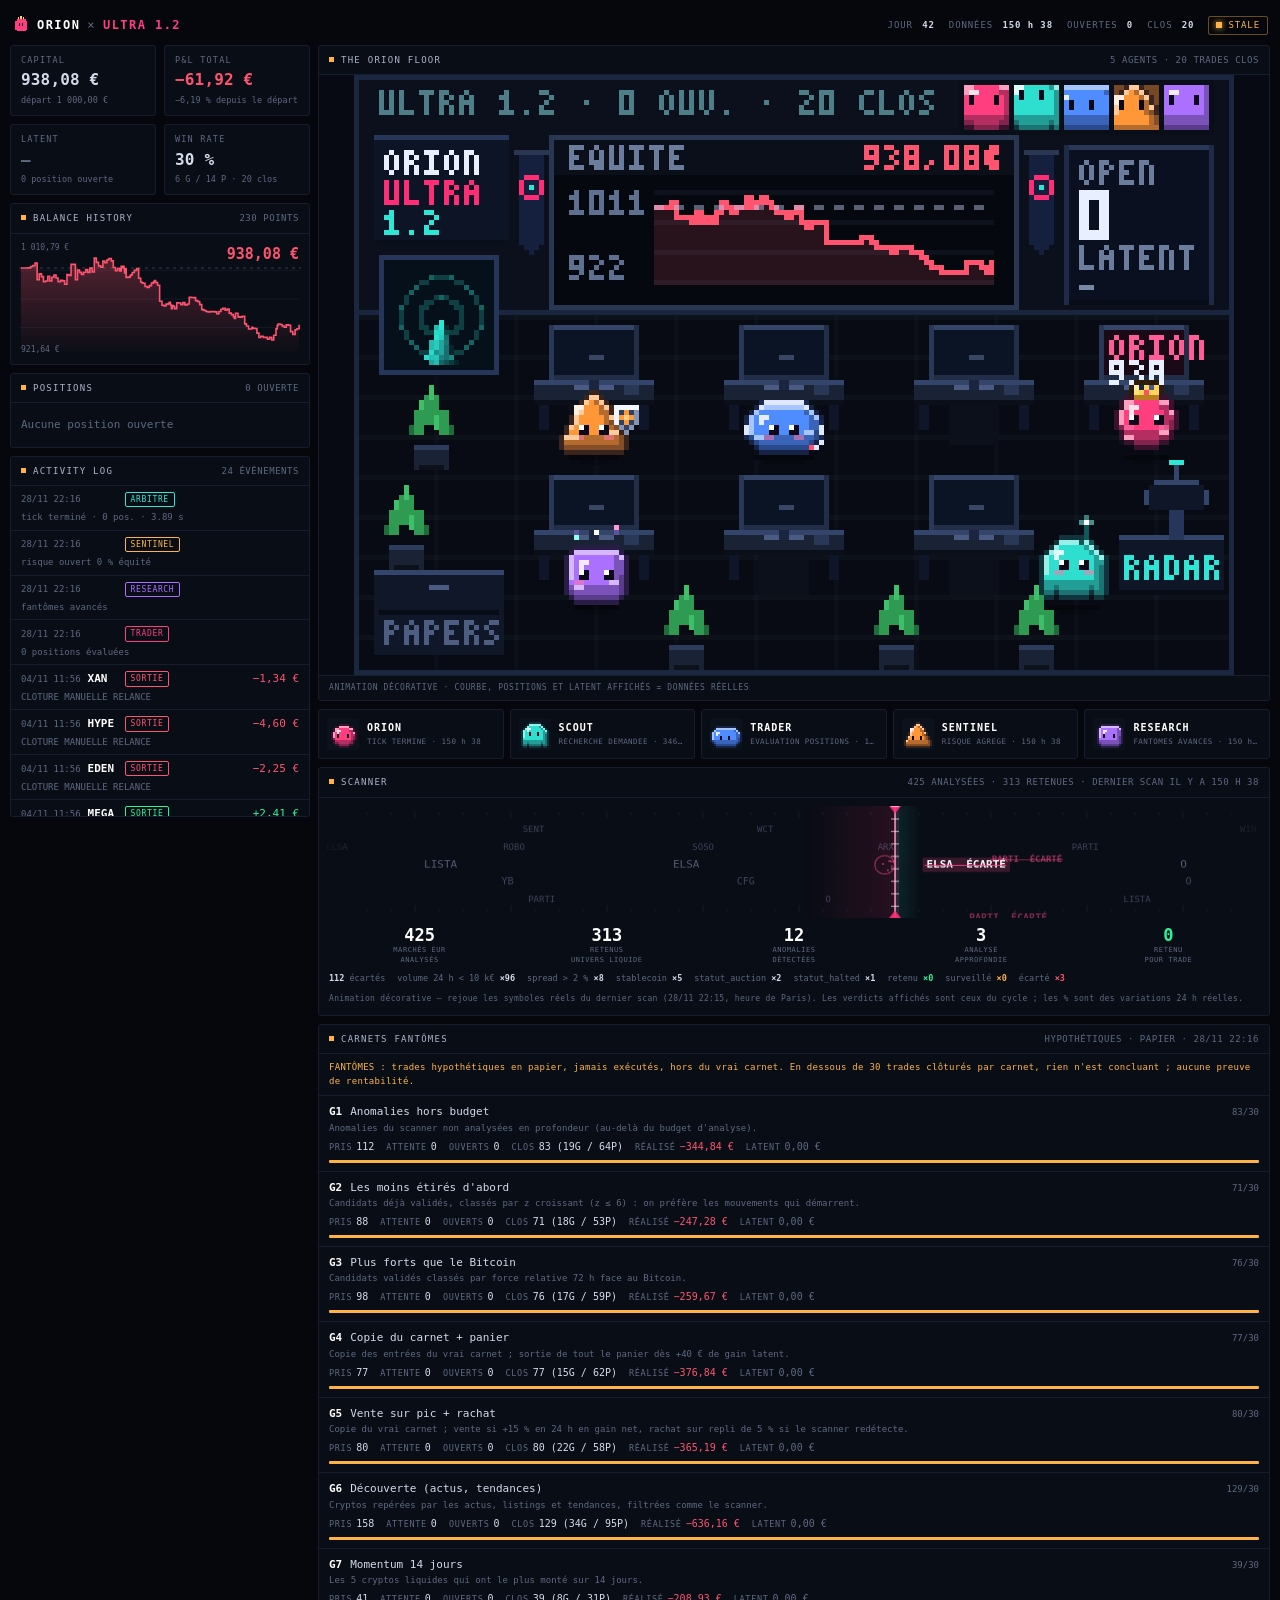
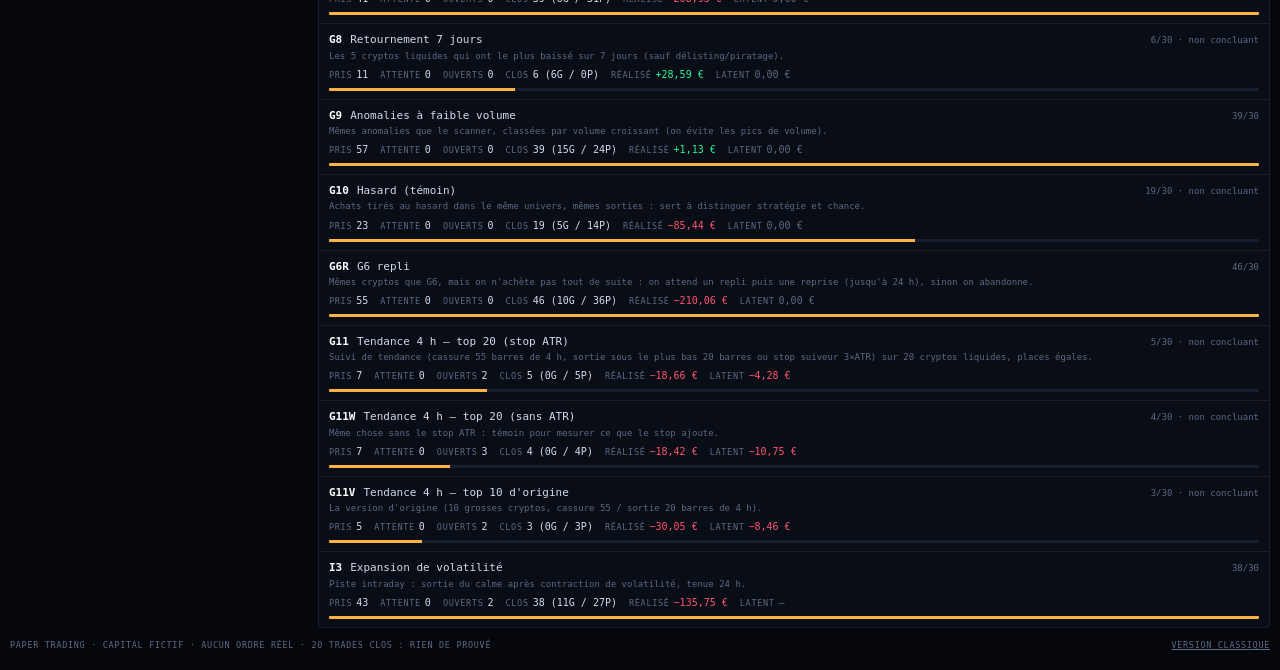
<file: v2-floor/index.html>
<!doctype html>
<html lang="fr">
<head>
<meta charset="utf-8">
<meta name="viewport" content="width=device-width, initial-scale=1, viewport-fit=cover">
<meta name="theme-color" content="#05070c">
<meta name="robots" content="noindex,nofollow">
<title>ORION × ULTRA 1.2</title>
<link rel="icon" href="data:image/svg+xml,%3Csvg xmlns=%22http://www.w3.org/2000/svg%22 viewBox=%220 0 16 16%22 shape-rendering=%22crispEdges%22%3E%3Crect width=%2216%22 height=%2216%22 fill=%22%2305070c%22/%3E%3Cpath fill=%22%23ff3e80%22 d=%22M4 3h8v1h1v8h-1v1H4v-1H3V4h1z%22/%3E%3Cpath fill=%22%230c0a1a%22 d=%22M6 6h1v3H6zM9 6h1v3H9z%22/%3E%3C/svg%3E">
<link rel="stylesheet" href="../assets/orion/orion.css">
</head>
<body>
<main class="wrap">
  <header class="bar">
    <h1 class="brand"><svg class="logo" viewBox="0 0 16 16" width="18" height="18" shape-rendering="crispEdges" aria-hidden="true"><path fill="#ff3e80" d="M4 3h8v1h1v8h-1v1H4v-1H3V4h1z"/><path fill="#0c0a1a" d="M6 6h1v3H6zM9 6h1v3H9z"/><path fill="#ffd45a" d="M5 1h1v2H5zM7 0h2v3H7zM10 1h1v2h-1z"/></svg><b>ORION</b><i>×</i><b class="u">ULTRA&nbsp;1.2</b></h1>
    <div class="bst">
      <span>JOUR <b id="s_day">—</b></span><span>DONNÉES <b id="s_age">—</b></span><span>OUVERTES <b id="s_op">—</b></span><span>CLOS <b id="s_cl">—</b></span>
      <div class="live" id="live" title="Fraîcheur des données publiées"><i></i><span>—</span></div>
    </div>
  </header>

  <div class="cols">
    <div class="L">
      <section class="kpi" aria-label="Indicateurs">
        <div class="cd kt"><small>CAPITAL</small><b class="kv" id="k_cap">—</b><em id="k_capS">—</em></div>
        <div class="cd kt"><small>P&amp;L TOTAL</small><b class="kv" id="k_pl">—</b><em id="k_plS">—</em></div>
        <div class="cd kt"><small>LATENT</small><b class="kv" id="k_lat">—</b><em id="k_latS">—</em></div>
        <div class="cd kt"><small>WIN RATE</small><b class="kv" id="k_win">—</b><em id="k_winS">—</em></div>
      </section>
      <section class="cd bal">
        <header class="ch"><span class="ct">BALANCE HISTORY</span><span class="cm" id="balMeta">—</span></header>
        <div class="balw"><div id="balChart"></div><b class="bv" id="balVal">—</b></div>
      </section>
      <section class="cd pos">
        <header class="ch"><span class="ct">POSITIONS</span><span class="cm" id="posCnt">—</span></header>
        <div class="pl" id="plist"></div>
      </section>
      <section class="cd log">
        <header class="ch"><span class="ct">ACTIVITY LOG</span><span class="cm" id="logMeta">—</span></header>
        <div class="lines" id="lines"></div>
      </section>
    </div>

    <div class="R">
      <section class="cd floor" id="hero" aria-label="Bureau d'ORION (animation décorative)">
        <header class="ch"><span class="ct">THE ORION FLOOR</span><span class="cm" id="floorMeta">—</span></header>
        <div class="stage"><canvas id="cv" role="img" aria-label="Bureau pixel-art : ORION, SCOUT, TRADER, SENTINEL et RESEARCH se déplacent entre les bureaux dont les écrans affichent les positions ouvertes ; l'écran mural affiche la courbe d'équité. Animation décorative."></canvas></div>
        <p class="deco">Animation décorative · courbe, positions et latent affichés = données réelles</p>
      </section>
      <section class="agents" id="agents" aria-label="Agents">
        <button class="cd ag" data-k="ORION"><canvas width="16" height="16"></canvas><span><b>ORION</b><small>DIRECTEUR</small></span></button>
        <button class="cd ag" data-k="SCOUT"><canvas width="16" height="16"></canvas><span><b>SCOUT</b><small>DÉTECTE</small></span></button>
        <button class="cd ag" data-k="TRADER"><canvas width="16" height="16"></canvas><span><b>TRADER</b><small>EXÉCUTE</small></span></button>
        <button class="cd ag" data-k="SENTINEL"><canvas width="16" height="16"></canvas><span><b>SENTINEL</b><small>PROTÈGE</small></span></button>
        <button class="cd ag" data-k="RESEARCH"><canvas width="16" height="16"></canvas><span><b>RESEARCH</b><small>TESTE</small></span></button>
      </section>
      <section class="cd scan" aria-label="Scanner">
        <header class="ch"><span class="ct">SCANNER</span><span class="cm" id="scanMeta">—</span></header>
        <div class="scb">
          <div class="scanwrap"><canvas id="cv3" role="img" aria-label="Animation décorative d'un balayage de symboles"></canvas></div>
          <div class="funnel" id="funnel"></div>
          <div class="why" id="why"></div>
          <p class="note" id="scanNote">Animation décorative — rejoue les symboles réels du dernier scan.</p>
        </div>
      </section>
      <section class="cd gh" aria-label="Carnets fantômes">
        <header class="ch"><span class="ct">CARNETS FANTÔMES</span><span class="cm" id="ghMeta">—</span></header>
        <div class="ghn" id="ghNote">Trades hypothétiques en papier, jamais exécutés. Moins de 30 trades clôturés : rien n'est conclu.</div>
        <div id="ghList"></div>
      </section>
    </div>
  </div>

  <footer class="foot">
    <span id="badge">Paper trading · capital fictif · aucun ordre réel</span>
    <a href="../v1-classic/">version classique</a>
  </footer>
</main>
<noscript><p class="ns">JavaScript est nécessaire pour afficher les données.</p></noscript>
<script src="../assets/orion/orion.js"></script>
</body>
</html>
</file>
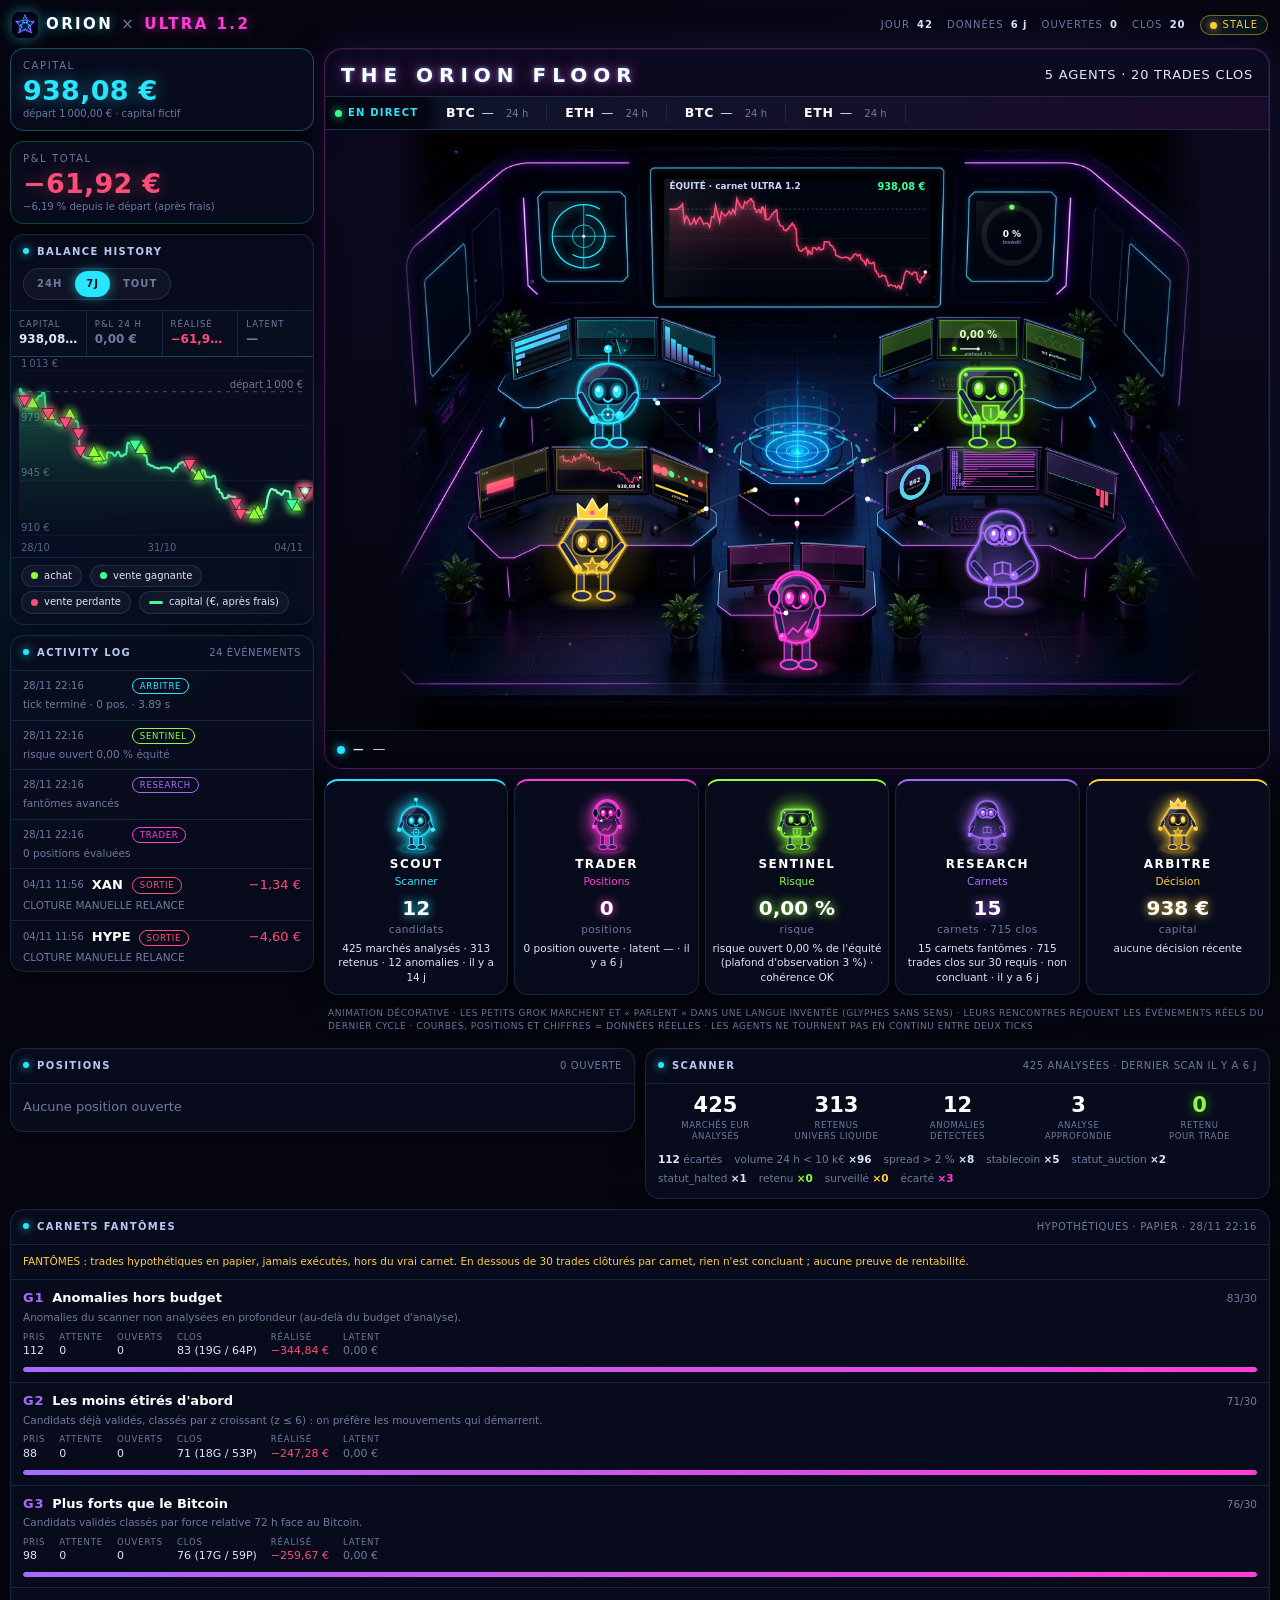
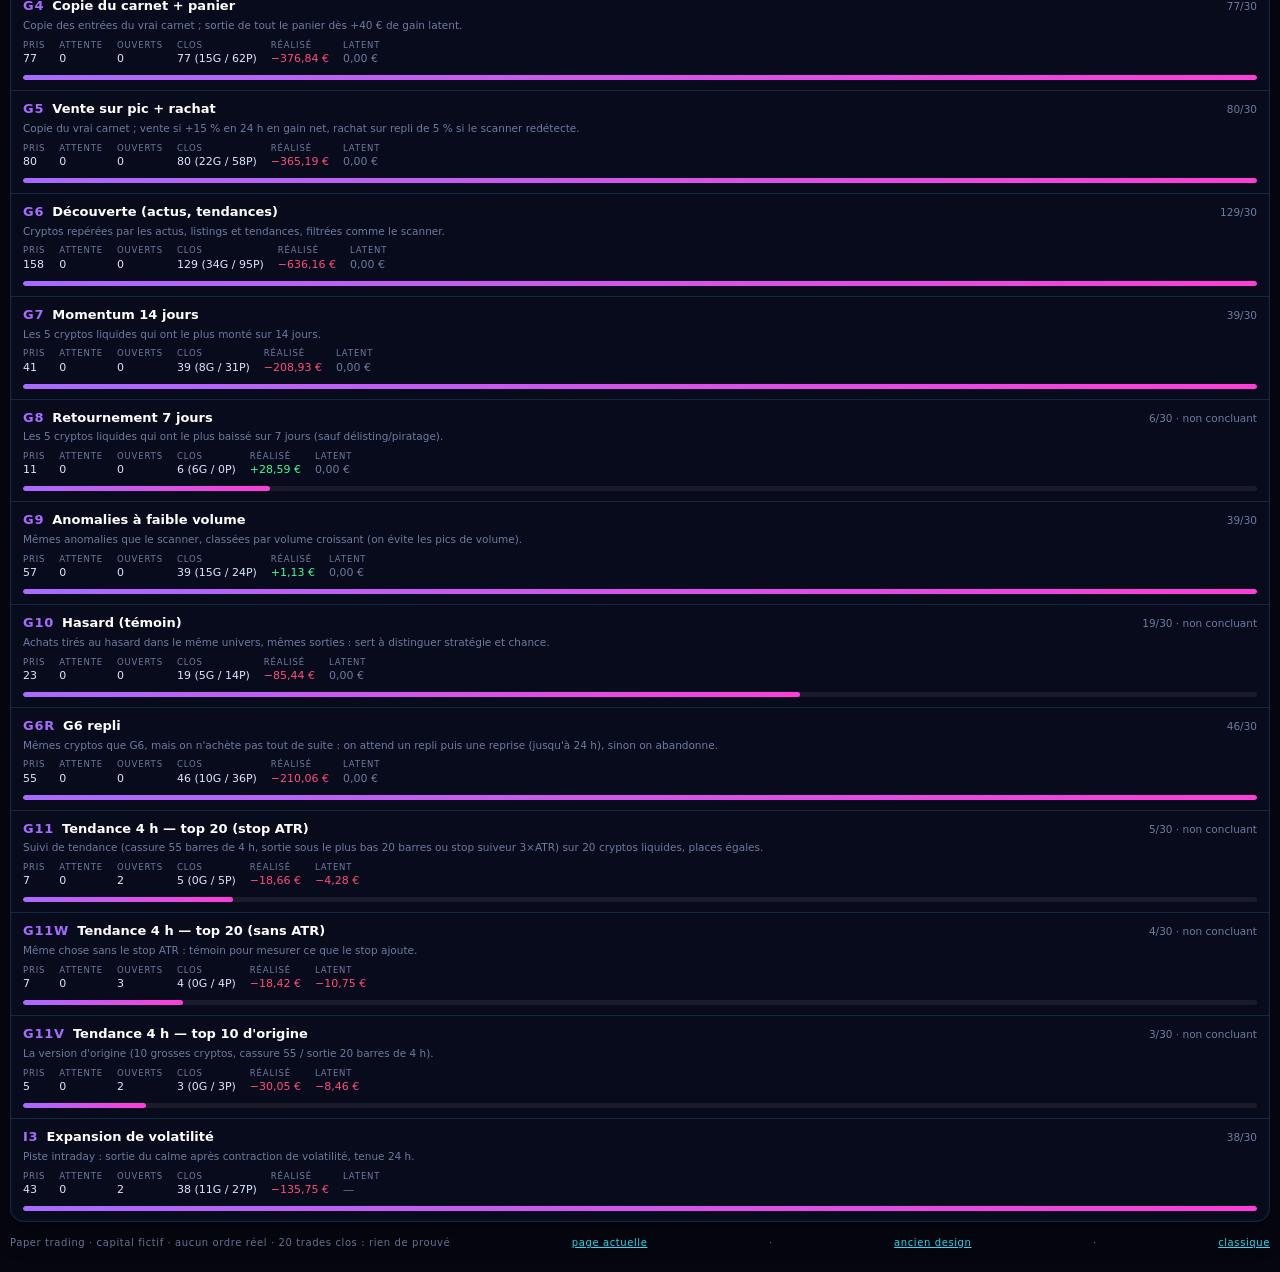
<file: v3-grok/index.html>
<!doctype html>
<html lang="fr">
<head>
<meta charset="utf-8">
<meta name="viewport" content="width=device-width, initial-scale=1, viewport-fit=cover">
<meta name="theme-color" content="#05060f">
<meta name="robots" content="noindex,nofollow">
<meta name="mobile-web-app-capable" content="yes">
<meta name="apple-mobile-web-app-capable" content="yes">
<meta name="apple-mobile-web-app-title" content="ORION">
<title>ORION × ULTRA 1.2</title>
<link rel="icon" type="image/png" sizes="48x48" href="../img/favicon-48.png?v=6">
<link rel="icon" type="image/png" sizes="32x32" href="../img/favicon-32.png?v=6">
<link rel="apple-touch-icon" sizes="180x180" href="../img/apple-touch-icon.png?v=6">
<link rel="manifest" href="../manifest.webmanifest?v=6">
<link rel="preload" as="image" href="../img/room.webp?v=6" type="image/webp">
<link rel="stylesheet" href="../neon.css?v=6">
</head>
<body>
<main class="wrap">
  <header class="bar">
    <h1 class="brand"><img src="../img/favicon-48.png?v=6" width="26" height="26" alt=""><b>ORION</b><i>×</i><b class="u">ULTRA&nbsp;1.2</b></h1>
    <div class="bst">
      <span>JOUR <b id="s_day">—</b></span><span>DONNÉES <b id="s_age">—</b></span><span>OUVERTES <b id="s_op">—</b></span><span>CLOS <b id="s_cl">—</b></span>
      <div class="live" id="live" title="Fraîcheur des données publiées"><i></i><span>—</span></div>
    </div>
  </header>

  <div class="dash">
    <div class="dl">
      <div class="kp">
        <section class="pn kcap" aria-label="Capital"><small>CAPITAL</small><b class="kbig c" id="k_cap">—</b><em id="k_capS">—</em></section>
        <section class="pn kpl" aria-label="P&amp;L total"><small>P&amp;L TOTAL</small><b class="kbig" id="k_pl">—</b><em id="k_plS">—</em></section>
      </div>
      <section class="pn eq" aria-label="Courbe du capital">
        <header class="ph"><span class="pt">BALANCE HISTORY</span>
          <span class="seg" id="rng" role="group" aria-label="Période"><button data-r="24H">24H</button><button data-r="7J" class="on">7J</button><button data-r="TOUT">TOUT</button></span></header>
        <div class="strip" id="strip"></div>
        <div class="chw" id="chw"><canvas id="eqc" role="img" aria-label="Courbe du capital avec achats et ventes"></canvas><div class="tip" id="tip" hidden></div></div>
        <div class="leg" id="leg"></div>
      </section>
      <section class="pn log">
        <header class="ph"><span class="pt">ACTIVITY LOG</span><span class="pm" id="logMeta">—</span></header>
        <div class="lines" id="lines"></div>
      </section>
    </div>

    <div class="dm">
      <section class="floor" id="hero" aria-label="THE ORION FLOOR">
        <header class="fh"><span class="ft">THE ORION FLOOR</span><span class="pm" id="floorMeta">—</span></header>
        <div class="mq" id="mq" role="marquee" aria-label="Prix en direct (Bitvavo, public)"><span class="mlive"><i></i>EN DIRECT</span><div class="mqt" id="mqt"></div></div>
        <div class="stage" id="stage">
          <div class="room" id="room">
            <img class="bg" src="../img/room.webp?v=6" alt="Salle de marché néon vue du dessus" width="1152" height="864" decoding="async">
            <canvas id="fc" aria-hidden="true"></canvas>
          </div>
        </div>
        <div class="ticker" id="ticker"><i class="dot"></i><b id="tkWho">—</b><span id="tkTxt">—</span><em id="tkTag"></em></div>
      </section>
      <section class="agents" id="agents" aria-label="Agents">
        <button class="pn ag" data-k="scout"><canvas class="ico" data-k="scout" width="112" height="112" aria-hidden="true"></canvas><h3>SCOUT</h3><i>Scanner</i><b class="kv" data-kv="scout">—</b><small class="ku" data-ku="scout">candidats</small><p data-st="scout">—</p></button>
        <button class="pn ag" data-k="trader"><canvas class="ico" data-k="trader" width="112" height="112" aria-hidden="true"></canvas><h3>TRADER</h3><i>Positions</i><b class="kv" data-kv="trader">—</b><small class="ku" data-ku="trader">positions</small><p data-st="trader">—</p></button>
        <button class="pn ag" data-k="sentinel"><canvas class="ico" data-k="sentinel" width="112" height="112" aria-hidden="true"></canvas><h3>SENTINEL</h3><i>Risque</i><b class="kv" data-kv="sentinel">—</b><small class="ku" data-ku="sentinel">risque</small><p data-st="sentinel">—</p></button>
        <button class="pn ag" data-k="research"><canvas class="ico" data-k="research" width="112" height="112" aria-hidden="true"></canvas><h3>RESEARCH</h3><i>Carnets</i><b class="kv" data-kv="research">—</b><small class="ku" data-ku="research">carnets</small><p data-st="research">—</p></button>
        <button class="pn ag" data-k="arbitre"><canvas class="ico" data-k="arbitre" width="112" height="112" aria-hidden="true"></canvas><h3>ARBITRE</h3><i>Décision</i><b class="kv" data-kv="arbitre">—</b><small class="ku" data-ku="arbitre">capital</small><p data-st="arbitre">—</p></button>
      </section>
      <p class="deco">Animation décorative · les petits Grok marchent et « parlent » dans une langue inventée (glyphes sans sens) · leurs rencontres rejouent les événements réels du dernier cycle · courbes, positions et chiffres = données réelles · les agents ne tournent pas en continu entre deux ticks</p>
    </div>
  </div>

  <div class="below">
    <section class="pn agst" aria-label="Statut des agents">
      <header class="ph"><span class="pt">STATUT DES AGENTS</span><span class="pm">DONNÉES RÉELLES</span></header>
      <ul>
        <li style="--c:#27e6ff"><b>SCOUT</b><span data-st="scout">—</span></li>
        <li style="--c:#ff3dd8"><b>TRADER</b><span data-st="trader">—</span></li>
        <li style="--c:#8dff3a"><b>SENTINEL</b><span data-st="sentinel">—</span></li>
        <li style="--c:#a86bff"><b>RESEARCH</b><span data-st="research">—</span></li>
        <li style="--c:#ffcf3a"><b>ARBITRE</b><span data-st="arbitre">—</span></li>
      </ul>
    </section>
    <section class="pn pos">
      <header class="ph"><span class="pt">POSITIONS</span><span class="pm" id="posCnt">—</span></header>
      <div class="pl" id="plist"></div>
    </section>
    <section class="pn scan" aria-label="Scanner">
      <header class="ph"><span class="pt">SCANNER</span><span class="pm" id="scanMeta">—</span></header>
      <div class="scb"><div class="funnel" id="funnel"></div><div class="why" id="why"></div></div>
    </section>
    <section class="pn gh" aria-label="Carnets fantômes">
      <header class="ph"><span class="pt">CARNETS FANTÔMES</span><span class="pm" id="ghMeta">—</span></header>
      <div class="ghn" id="ghNote">Trades hypothétiques en papier, jamais exécutés. Moins de 30 trades clôturés : rien n'est conclu.</div>
      <div id="ghList"></div>
    </section>
  </div>

  <footer class="foot">
    <span id="badge">Paper trading · capital fictif · aucun ordre réel</span>
    <a href="../">page actuelle</a> · <a href="../v2-floor/">ancien design</a> · <a href="../v1-classic/">classique</a>
  </footer>
</main>
<noscript><p class="ns">JavaScript est nécessaire pour afficher les données.</p></noscript>
<script src="neon.js?v=6"></script>
</body>
</html>
</file>
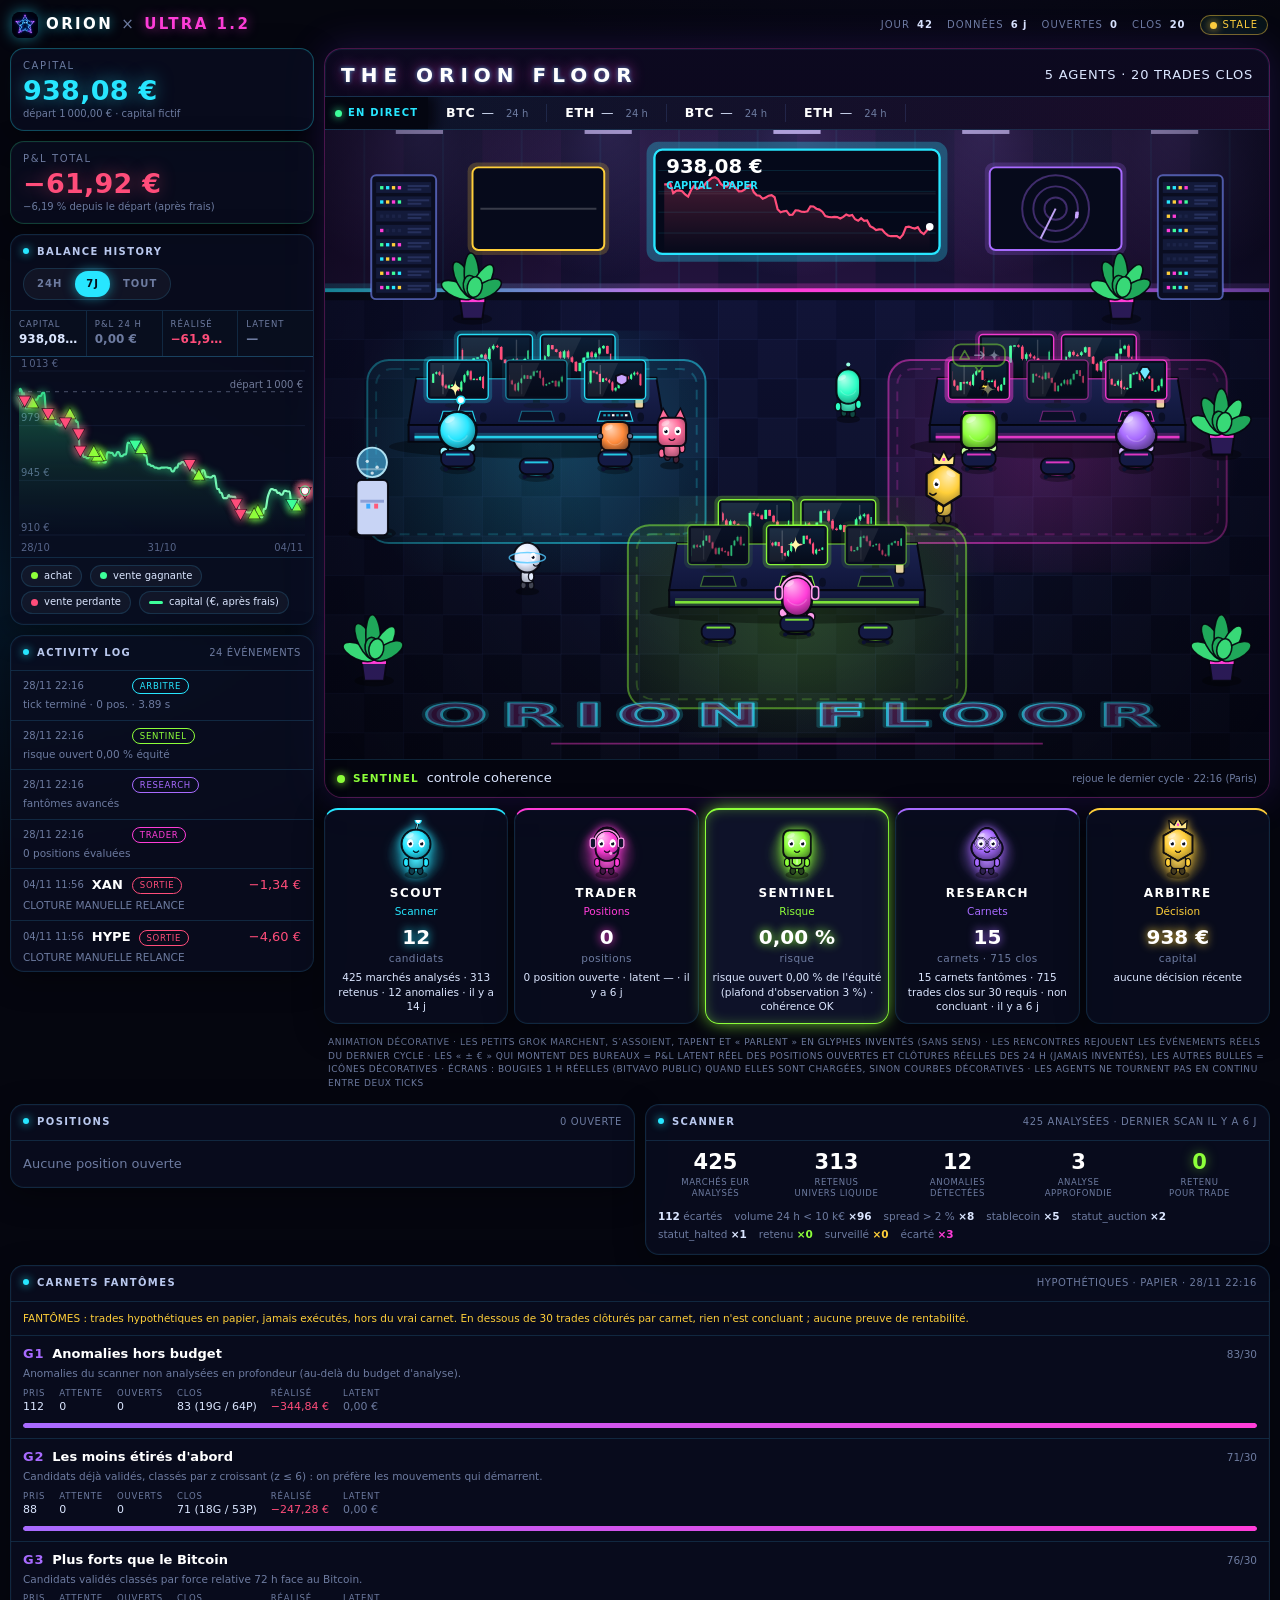
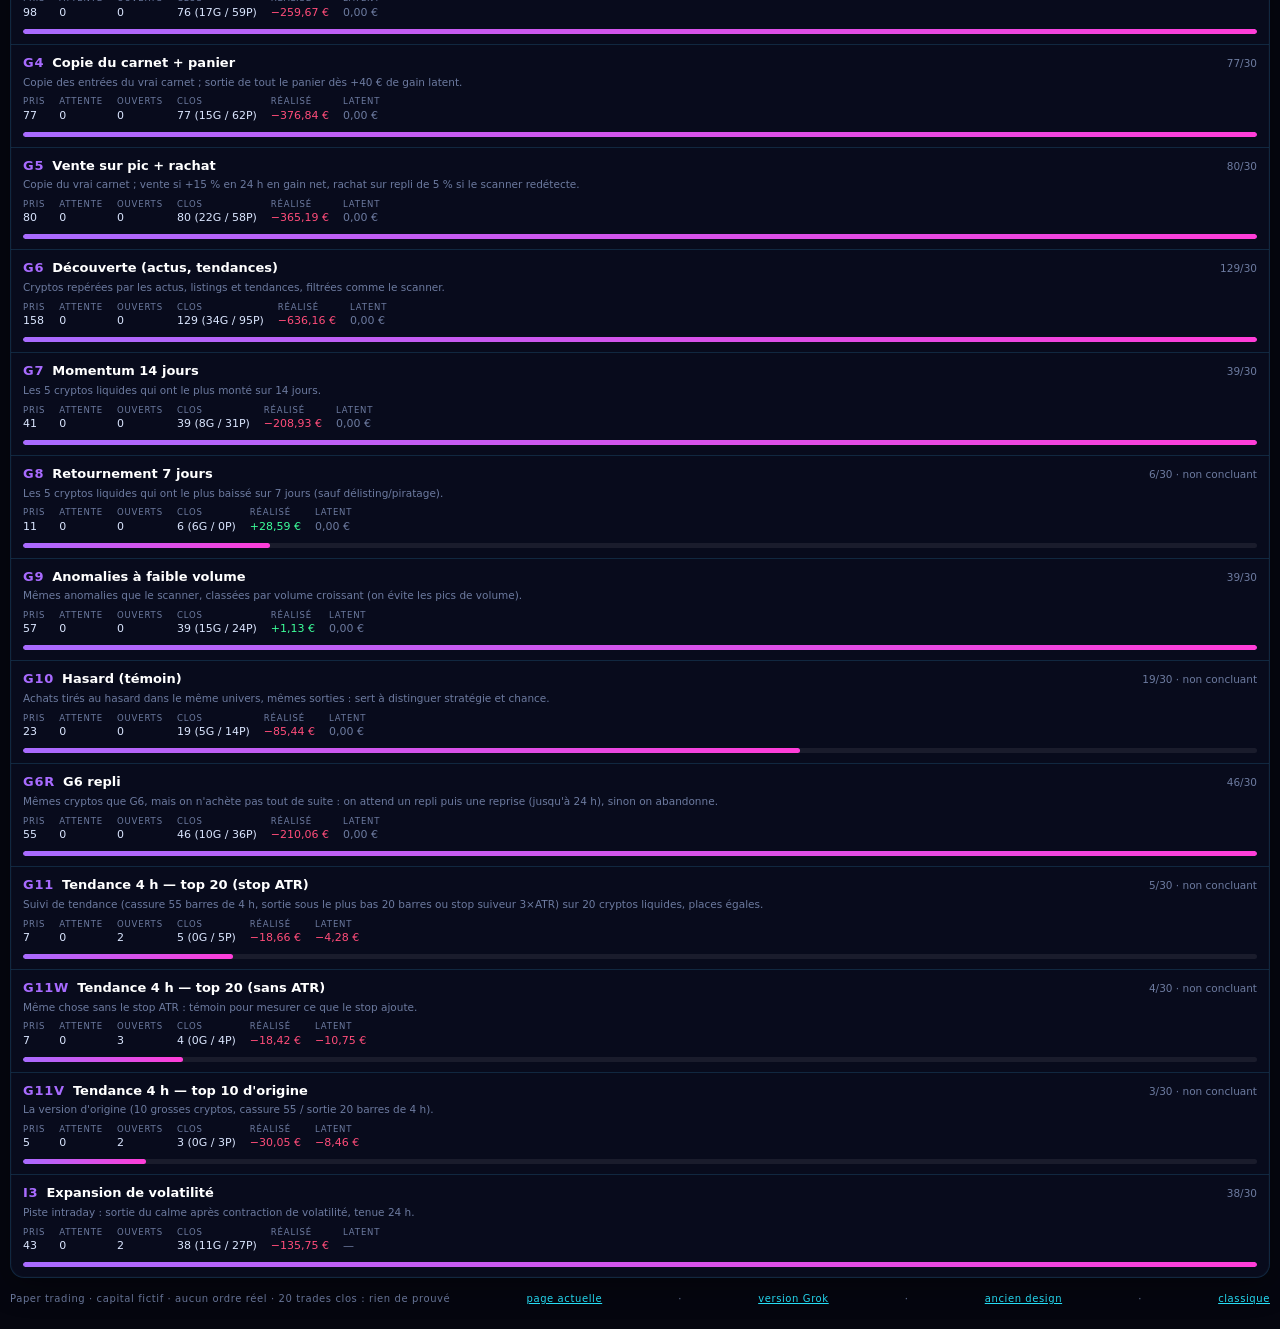
<file: v4-salle/index.html>
<!doctype html>
<html lang="fr">
<head>
<meta charset="utf-8">
<meta name="viewport" content="width=device-width, initial-scale=1, viewport-fit=cover">
<meta name="theme-color" content="#05060f">
<meta name="robots" content="noindex,nofollow">
<meta name="mobile-web-app-capable" content="yes">
<meta name="apple-mobile-web-app-capable" content="yes">
<meta name="apple-mobile-web-app-title" content="ORION">
<title>ORION × ULTRA 1.2</title>
<link rel="icon" type="image/png" sizes="48x48" href="../img/favicon-48.png?v=6">
<link rel="icon" type="image/png" sizes="32x32" href="../img/favicon-32.png?v=6">
<link rel="apple-touch-icon" sizes="180x180" href="../img/apple-touch-icon.png?v=6">
<link rel="manifest" href="../manifest.webmanifest?v=6">
<link rel="stylesheet" href="../neon.css?v=6">
<link rel="stylesheet" href="salle.css?v=7">
</head>
<body>
<main class="wrap">
  <header class="bar">
    <h1 class="brand"><img src="../img/favicon-48.png?v=6" width="26" height="26" alt=""><b>ORION</b><i>×</i><b class="u">ULTRA&nbsp;1.2</b></h1>
    <div class="bst">
      <span>JOUR <b id="s_day">—</b></span><span>DONNÉES <b id="s_age">—</b></span><span>OUVERTES <b id="s_op">—</b></span><span>CLOS <b id="s_cl">—</b></span>
      <div class="live" id="live" title="Fraîcheur des données publiées"><i></i><span>—</span></div>
    </div>
  </header>

  <div class="dash">
    <div class="dl">
      <div class="kp">
        <section class="pn kcap" aria-label="Capital"><small>CAPITAL</small><b class="kbig c" id="k_cap">—</b><em id="k_capS">—</em></section>
        <section class="pn kpl" aria-label="P&amp;L total"><small>P&amp;L TOTAL</small><b class="kbig" id="k_pl">—</b><em id="k_plS">—</em></section>
      </div>
      <section class="pn eq" aria-label="Courbe du capital">
        <header class="ph"><span class="pt">BALANCE HISTORY</span>
          <span class="seg" id="rng" role="group" aria-label="Période"><button data-r="24H">24H</button><button data-r="7J" class="on">7J</button><button data-r="TOUT">TOUT</button></span></header>
        <div class="strip" id="strip"></div>
        <div class="chw" id="chw"><canvas id="eqc" role="img" aria-label="Courbe du capital avec achats et ventes"></canvas><div class="tip" id="tip" hidden></div></div>
        <div class="leg" id="leg"></div>
      </section>
      <section class="pn log">
        <header class="ph"><span class="pt">ACTIVITY LOG</span><span class="pm" id="logMeta">—</span></header>
        <div class="lines" id="lines"></div>
      </section>
    </div>

    <div class="dm">
      <section class="floor" id="hero" aria-label="THE ORION FLOOR">
        <header class="fh"><span class="ft">THE ORION FLOOR</span><span class="pm" id="floorMeta">—</span></header>
        <div class="mq" id="mq" role="marquee" aria-label="Prix en direct (Bitvavo, public)"><span class="mlive"><i></i>EN DIRECT</span><div class="mqt" id="mqt"></div></div>
        <div class="stage" id="stage">
          <div class="room" id="room">
            <canvas id="fc" role="img" aria-label="Salle de marché ORION FLOOR : de petits Grok marchent, s'assoient à leur bureau et travaillent"></canvas>
          </div>
        </div>
        <div class="ticker" id="ticker"><i class="dot"></i><b id="tkWho">—</b><span id="tkTxt">—</span><em id="tkTag"></em></div>
      </section>
      <section class="agents" id="agents" aria-label="Agents">
        <button class="pn ag" data-k="scout"><canvas class="ico" data-k="scout" width="112" height="112" aria-hidden="true"></canvas><h3>SCOUT</h3><i>Scanner</i><b class="kv" data-kv="scout">—</b><small class="ku" data-ku="scout">candidats</small><p data-st="scout">—</p></button>
        <button class="pn ag" data-k="trader"><canvas class="ico" data-k="trader" width="112" height="112" aria-hidden="true"></canvas><h3>TRADER</h3><i>Positions</i><b class="kv" data-kv="trader">—</b><small class="ku" data-ku="trader">positions</small><p data-st="trader">—</p></button>
        <button class="pn ag" data-k="sentinel"><canvas class="ico" data-k="sentinel" width="112" height="112" aria-hidden="true"></canvas><h3>SENTINEL</h3><i>Risque</i><b class="kv" data-kv="sentinel">—</b><small class="ku" data-ku="sentinel">risque</small><p data-st="sentinel">—</p></button>
        <button class="pn ag" data-k="research"><canvas class="ico" data-k="research" width="112" height="112" aria-hidden="true"></canvas><h3>RESEARCH</h3><i>Carnets</i><b class="kv" data-kv="research">—</b><small class="ku" data-ku="research">carnets</small><p data-st="research">—</p></button>
        <button class="pn ag" data-k="arbitre"><canvas class="ico" data-k="arbitre" width="112" height="112" aria-hidden="true"></canvas><h3>ARBITRE</h3><i>Décision</i><b class="kv" data-kv="arbitre">—</b><small class="ku" data-ku="arbitre">capital</small><p data-st="arbitre">—</p></button>
      </section>
      <p class="deco">Animation décorative · les petits Grok marchent, s’assoient, tapent et « parlent » en glyphes inventés (sans sens) · les rencontres rejouent les événements réels du dernier cycle · les « ± € » qui montent des bureaux = P&amp;L latent réel des positions ouvertes et clôtures réelles des 24 h (jamais inventés), les autres bulles = icônes décoratives · écrans : bougies 1 h réelles (Bitvavo public) quand elles sont chargées, sinon courbes décoratives · les agents ne tournent pas en continu entre deux ticks</p>
    </div>
  </div>

  <div class="below">
    <section class="pn agst" aria-label="Statut des agents">
      <header class="ph"><span class="pt">STATUT DES AGENTS</span><span class="pm">DONNÉES RÉELLES</span></header>
      <ul>
        <li style="--c:#27e6ff"><b>SCOUT</b><span data-st="scout">—</span></li>
        <li style="--c:#ff3dd8"><b>TRADER</b><span data-st="trader">—</span></li>
        <li style="--c:#8dff3a"><b>SENTINEL</b><span data-st="sentinel">—</span></li>
        <li style="--c:#a86bff"><b>RESEARCH</b><span data-st="research">—</span></li>
        <li style="--c:#ffcf3a"><b>ARBITRE</b><span data-st="arbitre">—</span></li>
      </ul>
    </section>
    <section class="pn pos">
      <header class="ph"><span class="pt">POSITIONS</span><span class="pm" id="posCnt">—</span></header>
      <div class="pl" id="plist"></div>
    </section>
    <section class="pn scan" aria-label="Scanner">
      <header class="ph"><span class="pt">SCANNER</span><span class="pm" id="scanMeta">—</span></header>
      <div class="scb"><div class="funnel" id="funnel"></div><div class="why" id="why"></div></div>
    </section>
    <section class="pn gh" aria-label="Carnets fantômes">
      <header class="ph"><span class="pt">CARNETS FANTÔMES</span><span class="pm" id="ghMeta">—</span></header>
      <div class="ghn" id="ghNote">Trades hypothétiques en papier, jamais exécutés. Moins de 30 trades clôturés : rien n'est conclu.</div>
      <div id="ghList"></div>
    </section>
  </div>

  <footer class="foot">
    <span id="badge">Paper trading · capital fictif · aucun ordre réel</span>
    <a href="../">page actuelle</a> · <a href="../v3-grok/">version Grok</a> · <a href="../v2-floor/">ancien design</a> · <a href="../v1-classic/">classique</a>
  </footer>
</main>
<noscript><p class="ns">JavaScript est nécessaire pour afficher les données.</p></noscript>
<script src="salle.js?v=7"></script>
<script src="neon.js?v=7"></script>
</body>
</html>
</file>
<file: neon.css>
/* ORION — THE ORION FLOOR. Sombre, cyan / magenta / lime. Aucune donnée inventée. */
:root{--bg:#05060f;--pn:rgba(10,14,32,.78);--bd:rgba(70,190,255,.16);--bd2:rgba(70,190,255,.32);--tx:#dbe6ff;--mut:#6d7ba0;
--cy:#27e6ff;--mg:#ff3dd8;--li:#8dff3a;--vi:#a86bff;--go:#ffcf3a;--g:#3dff9a;--r:#ff4d7a;
--sans:ui-sans-serif,system-ui,-apple-system,"Segoe UI",Roboto,"Helvetica Neue",Arial,sans-serif;--mono:ui-monospace,"SF Mono",Menlo,Consolas,"Roboto Mono",monospace}
*{box-sizing:border-box;margin:0}
html{background:var(--bg);-webkit-text-size-adjust:100%}
body{background:radial-gradient(1200px 600px at 70% -10%,rgba(80,40,200,.18),transparent 60%),radial-gradient(900px 500px at 0% 20%,rgba(0,170,255,.10),transparent 60%),var(--bg);color:var(--tx);font:13px/1.45 var(--sans);min-height:100vh;font-variant-numeric:tabular-nums}
.wrap{max-width:1600px;margin:0 auto;padding:8px 10px 22px}
b{font-weight:700}.g{color:var(--g)}.r{color:var(--r)}.z{color:var(--mut)}.mu{color:var(--mut)}
a{color:var(--cy)}
.pv{font-size:10px;letter-spacing:.06em;color:#ffd9f7;background:linear-gradient(90deg,rgba(255,61,216,.18),rgba(39,230,255,.12));border:1px solid rgba(255,61,216,.35);border-radius:10px;padding:5px 10px;margin-bottom:8px;text-align:center}
.bar{display:flex;align-items:center;justify-content:space-between;gap:8px 14px;flex-wrap:wrap;padding:4px 2px 10px}
.brand{display:flex;align-items:center;gap:8px;font-size:15px;letter-spacing:.16em;font-weight:400}
.brand img{border-radius:8px;box-shadow:0 0 14px rgba(39,230,255,.5)}
.brand b{color:#fff;text-shadow:0 0 12px rgba(39,230,255,.55)}.brand i{font-style:normal;color:var(--mut)}.brand .u{color:var(--mg);text-shadow:0 0 12px rgba(255,61,216,.6)}
.bst{display:flex;align-items:center;gap:6px 14px;flex-wrap:wrap;font-size:10px;letter-spacing:.1em;color:var(--mut)}
.bst b{color:var(--tx);margin-left:3px}
.live{display:inline-flex;align-items:center;gap:6px;color:var(--g);border:1px solid rgba(61,255,154,.4);padding:2px 9px;border-radius:99px;background:rgba(61,255,154,.06)}
.live i{width:7px;height:7px;border-radius:50%;background:var(--g);box-shadow:0 0 8px var(--g);animation:bl 2s ease-in-out infinite}
.live.stale{color:var(--go);border-color:rgba(255,207,58,.45)}.live.stale i{background:var(--go);box-shadow:0 0 8px var(--go)}
.live.na{color:var(--mut);border-color:var(--bd)}.live.na i{background:var(--mut);box-shadow:none;animation:none}
@keyframes bl{50%{opacity:.3}}
/* panneaux */
.pn{background:var(--pn);border:1px solid var(--bd);border-radius:14px;box-shadow:0 0 0 1px rgba(255,255,255,.015) inset,0 8px 30px rgba(0,0,0,.35);backdrop-filter:blur(2px)}
.ph{display:flex;justify-content:space-between;align-items:center;gap:8px;padding:10px 12px;border-bottom:1px solid var(--bd);font-size:10px;letter-spacing:.14em;color:var(--mut);text-transform:uppercase;flex-wrap:wrap}
.pt{color:#b9c8ee;font-weight:600}.pt::before{content:"";display:inline-block;width:6px;height:6px;border-radius:50%;background:var(--cy);box-shadow:0 0 8px var(--cy);margin-right:8px;vertical-align:1px}
.pm{letter-spacing:.06em}
.empty{padding:14px 12px;color:var(--mut)}
/* mise en page : bloc « maquette » — colonne ORION à gauche, bureau + cartes à droite (empilé sur téléphone) */
.dash{display:grid;grid-template-columns:minmax(0,1fr);gap:10px}
.dl,.dm{display:flex;flex-direction:column;gap:10px;min-width:0}
.dm{order:1}.dl{order:2}
.kp{display:grid;grid-template-columns:1fr 1fr;gap:10px}
.kcap,.kpl{display:flex;flex-direction:column;gap:2px;padding:10px 12px;min-width:0}
.kcap small,.kpl small{font-size:10px;letter-spacing:.16em;color:var(--mut)}
.kbig{font-size:23px;line-height:1.1;letter-spacing:.01em;font-weight:700;white-space:nowrap}
.kbig.c{color:var(--cy);text-shadow:0 0 18px rgba(39,230,255,.5)}
.kbig.g{color:var(--g);text-shadow:0 0 18px rgba(61,255,154,.45)}.kbig.r{color:var(--r);text-shadow:0 0 18px rgba(255,77,122,.45)}.kbig.z{color:var(--tx)}
.kcap em,.kpl em{font-style:normal;font-size:10px;color:var(--mut);line-height:1.3}
.kcap{border-color:rgba(39,230,255,.3)}
.kpl{border-color:rgba(61,255,154,.22)}
.below{display:flex;flex-direction:column;gap:10px;margin-top:10px}
.agst ul{list-style:none;padding:4px 0}.agst li{display:flex;gap:10px;padding:8px 12px;border-bottom:1px solid var(--bd);font-size:11.5px;line-height:1.4;border-left:3px solid var(--c)}
.agst li:last-child{border-bottom:0}.agst li b{flex:none;width:72px;letter-spacing:.1em;color:var(--c);font-size:10.5px;padding-top:1px}
@media(min-width:960px){
 .dash{grid-template-columns:304px minmax(0,1fr);align-items:start}
 .dm{order:2}.dl{order:1}
 .kp{grid-template-columns:1fr}
 .kbig{font-size:27px}
 .below{display:grid;grid-template-columns:minmax(0,1fr) minmax(0,1fr);align-items:start}
 .below .agst{grid-column:1/-1}.below .gh{grid-column:1/-1}
}
@media(min-width:1180px){.below .agst{display:none}}
/* graphique équité */
.seg{display:inline-flex;gap:2px;background:rgba(255,255,255,.04);border:1px solid var(--bd);border-radius:99px;padding:2px}
.seg button{font:600 10px var(--sans);letter-spacing:.1em;color:var(--mut);background:none;border:0;border-radius:99px;padding:5px 11px;cursor:pointer;min-height:26px}
.seg button.on{color:#04101a;background:var(--cy);box-shadow:0 0 12px rgba(39,230,255,.55)}
.strip{display:grid;grid-template-columns:repeat(4,minmax(0,1fr));gap:1px;background:var(--bd);border-bottom:1px solid var(--bd)}
.strip>div{background:rgba(8,12,28,.92);padding:7px 8px;display:flex;flex-direction:column;gap:1px;min-width:0}
.strip small{font-size:8.5px;letter-spacing:.12em;color:var(--mut)}
.strip b{font-size:12px;white-space:nowrap;overflow:hidden;text-overflow:ellipsis}
.chw{position:relative;height:200px;touch-action:pan-y}
#eqc{position:absolute;inset:0;width:100%;height:100%;display:block}
.tip{position:absolute;z-index:3;pointer-events:none;background:rgba(6,10,24,.94);border:1px solid var(--bd2);border-radius:10px;padding:7px 9px;font-size:11px;line-height:1.35;box-shadow:0 6px 24px rgba(0,0,0,.6),0 0 14px rgba(39,230,255,.18);min-width:128px;max-width:210px}
.tip b{color:#fff}.tip time{display:block;color:var(--mut);font-size:9.5px;margin-bottom:2px}.tip .mk{display:block;margin-top:4px;padding-top:4px;border-top:1px solid var(--bd)}
.leg{display:flex;flex-wrap:wrap;gap:4px 8px;padding:7px 10px 10px;border-top:1px solid var(--bd);font-size:10px;color:var(--mut)}
.leg button,.leg span{font:inherit;color:var(--tx);background:rgba(255,255,255,.04);border:1px solid var(--bd);border-radius:99px;padding:3px 9px;cursor:default;display:inline-flex;align-items:center;gap:6px}
.leg button{cursor:pointer}.leg button.off{opacity:.4}
.leg i{width:14px;height:3px;border-radius:2px;display:inline-block}
.leg i.d{height:7px;width:7px;border-radius:50%}
/* positions / journal */
.pr{display:grid;grid-template-columns:62px 1fr auto 58px;gap:6px;align-items:baseline;padding:8px 12px;border-bottom:1px solid var(--bd)}
.pr:last-child{border:0}.pr b{color:#fff}.pr span{text-align:right}.pr small{text-align:right;font-size:10.5px}
.lines{max-height:300px;overflow:auto;scrollbar-width:thin;scrollbar-color:#2a3a66 transparent}
.ev{display:grid;grid-template-columns:auto auto auto 1fr;gap:3px 8px;align-items:center;padding:7px 12px;border-bottom:1px solid var(--bd)}
.ev time{color:var(--mut);font-size:10px}.ev b{color:#fff;min-width:32px}
.tg{font-style:normal;font-size:8.5px;letter-spacing:.08em;padding:1px 7px;border:1px solid currentColor;border-radius:99px}
.tg.g{color:var(--g)}.tg.r{color:var(--r)}.tg.a{color:var(--go)}.tg.c{color:var(--cy)}.tg.p{color:var(--mg)}.tg.m{color:var(--mut)}.tg.v{color:var(--vi)}.tg.l{color:var(--li)}
.am{text-align:right}.am.g{color:var(--g)}.am.r{color:var(--r)}
.tx{grid-column:1/-1;color:var(--mut);font-size:10.5px;white-space:nowrap;overflow:hidden;text-overflow:ellipsis}
/* THE ORION FLOOR */
.floor{border:1px solid rgba(255,61,216,.28);border-radius:16px;background:linear-gradient(180deg,rgba(14,10,34,.9),rgba(5,6,15,.95));box-shadow:0 0 0 1px rgba(39,230,255,.08) inset,0 0 40px rgba(120,60,255,.18);overflow:hidden;margin:0 -10px;border-radius:0;border-left:0;border-right:0}
.fh{display:flex;justify-content:space-between;align-items:center;gap:8px;padding:9px 12px 4px;flex-wrap:wrap}
.ft{font-size:15px;letter-spacing:.3em;font-weight:600;color:#fff;text-shadow:0 0 14px rgba(255,61,216,.7),0 0 4px rgba(39,230,255,.6)}
.stage{position:relative;overflow:hidden;aspect-ratio:412/368;background:#03040a}
.room{position:absolute;left:-10%;top:0;width:120%;aspect-ratio:4/3;touch-action:manipulation;user-select:none;-webkit-user-select:none}
.room .bg{position:absolute;inset:0;width:100%;height:100%;display:block}
#fc{position:absolute;inset:0;width:100%;height:100%;display:block;pointer-events:none}
.chars{position:absolute;inset:0}
.ch{position:absolute;left:0;top:0;width:0;height:0;will-change:transform;cursor:pointer;-webkit-tap-highlight-color:transparent}
.ch .sh{position:absolute;left:0;top:0;width:calc(var(--s)*.9);height:calc(var(--s)*.26);margin:calc(var(--s)*.34) 0 0 calc(var(--s)*-.45);border-radius:50%;background:radial-gradient(closest-side,var(--c),transparent 72%);opacity:.55}
.ch .bb{position:absolute;left:0;top:0;width:var(--s);height:var(--s);margin:calc(var(--s)*-.5) 0 0 calc(var(--s)*-.5);animation:bob 3.8s ease-in-out infinite;animation-delay:var(--d)}
.ch img{display:block;width:100%;height:100%;object-fit:contain;filter:drop-shadow(0 0 6px var(--c));transition:transform .5s ease}
.ch.act img{transform:scale(1.12);filter:drop-shadow(0 0 14px var(--c)) brightness(1.15)}
.ch .ring{position:absolute;left:50%;top:48%;width:70%;height:70%;border:2px solid var(--c);border-radius:50%;transform:translate(-50%,-50%) scale(.6);opacity:0;pointer-events:none}
.ch.act .ring{animation:ping 1.4s ease-out infinite}
@keyframes bob{0%,100%{transform:translateY(0)}50%{transform:translateY(calc(var(--s)*-.045))}}
@keyframes ping{0%{transform:translate(-50%,-50%) scale(.6);opacity:.9}100%{transform:translate(-50%,-50%) scale(1.6);opacity:0}}
.bub{position:absolute;z-index:5;max-width:56%;transform:translate(-50%,-100%);padding:6px 10px;border-radius:12px;background:rgba(6,10,24,.92);border:1px solid var(--c,#27e6ff);color:#fff;font-size:calc(9px + .35vw);line-height:1.3;text-align:center;box-shadow:0 0 16px var(--c,#27e6ff);pointer-events:none;opacity:0;transition:opacity .25s}
.bub.on{opacity:1}
.bub::after{content:"";position:absolute;left:50%;bottom:-5px;width:8px;height:8px;background:rgba(6,10,24,.92);border:solid var(--c,#27e6ff);border-width:0 1px 1px 0;transform:translateX(-50%) rotate(45deg)}
.ticker{display:flex;align-items:center;gap:8px;padding:8px 12px;border-top:1px solid var(--bd);background:rgba(4,6,16,.8);font-size:12px;min-height:38px}
.ticker .dot{width:8px;height:8px;border-radius:50%;background:var(--cy);box-shadow:0 0 10px var(--cy);flex:none}
.ticker b{letter-spacing:.1em;font-size:10.5px;flex:none}
.ticker span{color:var(--tx);min-width:0;flex:1}
.ticker em{font-style:normal;color:var(--mut);font-size:10px;flex:none;text-align:right}
.deco{padding:2px 4px 4px;font-size:9px;letter-spacing:.06em;color:var(--mut);text-transform:uppercase;line-height:1.5}
@media(min-width:960px){
 .floor{margin:0;border:1px solid rgba(255,61,216,.28);border-radius:18px}
 .stage{--sh:max(500px,calc(100vh - 300px));aspect-ratio:4/3;max-height:var(--sh);margin:0 auto;width:min(100%,calc(var(--sh)*4/3))}
 .room{left:0;width:100%}
 .fh{padding:12px 16px 6px}.ft{font-size:20px}
 .ticker{font-size:13px}
 .bub{font-size:12.5px}
}
/* cartes agents — rangée sous le bureau, comme la maquette */
.agents{display:grid;grid-template-columns:repeat(5,minmax(0,1fr));gap:6px}
.ag{--c:#27e6ff;display:flex;flex-direction:column;align-items:center;text-align:center;gap:1px;padding:7px 3px 8px;min-width:0;font:inherit;color:inherit;cursor:pointer;border-top:2px solid var(--c);transition:box-shadow .3s,border-color .3s,background .3s;-webkit-tap-highlight-color:transparent}
.ag img{width:40px;height:40px;object-fit:contain;filter:drop-shadow(0 0 5px var(--c))}
.ag h3{font-size:9px;letter-spacing:.06em;color:#fff;font-weight:800;margin-top:2px}.ag i{font-style:normal;font-size:8.5px;color:var(--c)}
.ag p{display:none;font-size:10.5px;color:var(--tx);line-height:1.35;margin-top:5px}
.ag[data-k=scout]{--c:#27e6ff}.ag[data-k=trader]{--c:#ff3dd8}.ag[data-k=sentinel]{--c:#8dff3a}.ag[data-k=research]{--c:#a86bff}.ag[data-k=arbitre]{--c:#ffcf3a}
.ag.on{box-shadow:0 0 18px -3px var(--c),inset 0 0 18px -9px var(--c);border-color:var(--c);background:rgba(16,20,44,.92)}
@media(min-width:960px){.ag{padding:10px 6px 10px}.ag img{width:56px;height:56px}.ag h3{font-size:12px;letter-spacing:.12em}.ag i{font-size:10.5px}}
@media(min-width:1180px){.ag p{display:block}}
/* scanner */
.scb{padding:10px 12px 12px}
.funnel{display:flex;justify-content:space-between;gap:6px}
.fn{display:flex;flex-direction:column;align-items:center;text-align:center;flex:1;min-width:0}
.fn b{font-size:21px;color:#fff;line-height:1.1}.fn.k b{color:var(--li);text-shadow:0 0 12px rgba(141,255,58,.5)}
.fn small{font-size:8.5px;letter-spacing:.07em;color:var(--mut);margin-top:3px;line-height:1.3}
.why{display:flex;flex-wrap:wrap;gap:3px 12px;margin-top:10px;font-size:10.5px;color:var(--mut)}.why b{color:var(--tx)}
.why .k b{color:var(--li)}.why .w b{color:var(--go)}.why .d b{color:var(--mg)}
/* carnets fantômes */
.ghn{padding:9px 12px;font-size:10.5px;color:var(--go);border-bottom:1px solid var(--bd);line-height:1.5}
.gx{padding:9px 12px 10px;border-bottom:1px solid var(--bd)}.gx:last-child{border:0}
.gt{display:flex;gap:8px;align-items:baseline;flex-wrap:wrap}.gt b{color:var(--vi);letter-spacing:.06em}.gt em{font-style:normal;color:#fff;font-weight:600}.gp{margin-left:auto;color:var(--mut);font-size:10.5px}
.gd{color:var(--mut);font-size:10.5px;margin:2px 0 6px;line-height:1.4}
.gs{display:flex;flex-wrap:wrap;gap:4px 14px;font-size:11px}.gs i{display:block;font-style:normal;font-size:8.5px;letter-spacing:.1em;color:var(--mut)}
.gb{height:5px;border-radius:99px;background:rgba(255,255,255,.07);margin-top:8px;overflow:hidden}.gb u{display:block;height:100%;background:linear-gradient(90deg,var(--vi),var(--mg));border-radius:99px;min-width:0}
.foot{display:flex;justify-content:space-between;gap:10px;flex-wrap:wrap;margin-top:14px;font-size:10px;letter-spacing:.06em;color:var(--mut)}
.ns{padding:20px;color:var(--go)}
@media(prefers-reduced-motion:reduce){.ch .bb,.ch.act .ring,.live i{animation:none}}
@media(min-width:960px){.stage{background:transparent}.room{-webkit-mask-image:linear-gradient(90deg,transparent,#000 5%,#000 95%,transparent);mask-image:linear-gradient(90deg,transparent,#000 5%,#000 95%,transparent)}}

/* ===== v3 : plus de vie ===== */
.ch .tl{position:absolute;inset:0;transform-origin:50% 70%;will-change:transform}
.ch .tl img{width:100%;height:100%}
.ch.act img{transform:none;filter:drop-shadow(0 0 14px var(--c)) brightness(1.18)}
.ch .tg2{position:absolute;left:0;top:calc(var(--s)*.4);transform:translateX(-50%);white-space:nowrap;padding:2px 8px;border-radius:99px;background:rgba(5,8,22,.88);border:1px solid var(--c);color:#fff;font-size:11px;font-weight:700;letter-spacing:.02em;box-shadow:0 0 10px -2px var(--c);pointer-events:none}
.bub[data-side=u]::after{display:block}
.bub[data-side=l]::after,.bub[data-side=r]::after,.bub[data-side=d]::after{display:none}
.mq{display:flex;align-items:center;gap:0;overflow:hidden;border-top:1px solid var(--bd);border-bottom:1px solid var(--bd);background:linear-gradient(90deg,rgba(39,230,255,.06),rgba(255,61,216,.06));height:34px;position:relative}
.mlive{flex:none;display:flex;align-items:center;gap:6px;padding:0 10px;height:100%;font-size:10px;font-weight:800;letter-spacing:.12em;color:var(--cy);background:rgba(4,6,16,.92);z-index:2;box-shadow:6px 0 12px 2px rgba(4,6,16,.9)}
.mlive i{width:7px;height:7px;border-radius:50%;background:var(--g);box-shadow:0 0 8px var(--g);animation:bl 1.4s infinite}
.mqt{display:flex;width:max-content;animation:mqs var(--mqd,40s) linear infinite;will-change:transform}
.mq.paused .mqt{animation-play-state:paused}
.mr{display:flex;flex:none}
.mi{display:flex;align-items:baseline;gap:6px;padding:0 18px;white-space:nowrap;font-size:12.5px;border-right:1px solid rgba(120,160,255,.14)}
.mi b{color:#fff;letter-spacing:.06em}.mi .px{font-style:normal;color:var(--tx);font-variant-numeric:tabular-nums}
.mi .cg{font-style:normal;font-weight:700;font-variant-numeric:tabular-nums}.mi .cg.up{color:var(--g)}.mi .cg.dn{color:var(--r)}
.mi small{color:var(--mut);font-size:10px}
.mi.po b{color:var(--mg)}
@keyframes mqs{to{transform:translateX(-50%)}}
.ag .kv{display:block;font-size:15px;color:#fff;margin-top:3px;font-variant-numeric:tabular-nums;text-shadow:0 0 10px var(--c)}
.ag .ku{display:block;font-size:8.5px;color:var(--mut);letter-spacing:.04em;line-height:1.1}
@media(min-width:960px){.ag .kv{font-size:20px}.ag .ku{font-size:10.5px}.ch .tg2{font-size:12px}}
@media(max-width:699px){.ch .tg2{font-size:10px;padding:1px 6px}.mi{font-size:12px;padding:0 14px}}
@media(prefers-reduced-motion:reduce){.mqt{animation:none;overflow-x:auto}.mq{overflow-x:auto}}

/* ===== v4 : personnages dessinés (canvas), icônes de cartes ===== */
.ag .ico{width:44px;height:44px;display:block}
@media(min-width:960px){.ag .ico{width:62px;height:62px}}
.ag .ico{filter:drop-shadow(0 0 5px var(--c))}
</file>
<file: salle.css>
/* aperçu salle : seul le conteneur de la salle change, tout le reste vient de ../neon.css */
.pvbar{margin:6px 0 4px;padding:5px 10px;border:1px dashed rgba(255,207,58,.5);border-radius:8px;background:rgba(255,207,58,.07);color:#ffcf3a;font-size:11px;letter-spacing:.06em;text-align:center}
.pvbar a{color:#27e6ff}
.stage{position:relative;overflow:hidden;aspect-ratio:auto!important;max-height:none!important;width:100%!important;margin:0!important;background:#03040a}
.room{position:relative!important;left:0!important;top:0!important;width:100%!important;aspect-ratio:var(--ar,3/2);-webkit-mask-image:none!important;mask-image:none!important;touch-action:manipulation;cursor:pointer}
#fc{position:absolute;inset:0;width:100%;height:100%;display:block;pointer-events:none}
</file>
<file: assets/orion/orion.css>
/* ORION × ULTRA 1.2 — cartes sombres compactes, mono, fines bordures (réplique du style FOMO×GROK, nos propres données) */
:root{--bg:#05070c;--pn:#090d15;--pn2:#0c121c;--bd:#161e2d;--bd2:#222d44;--tx:#d3dbea;--mut:#5c6a82;--g:#2bf59a;--r:#ff5470;--a:#ffb347;--cy:#2ee6d6;--pk:#ff3e80;--vi:#ac70ff;--mono:ui-monospace,"SF Mono",Menlo,Consolas,"Roboto Mono","DejaVu Sans Mono",monospace}
*{box-sizing:border-box;margin:0}
html{background:var(--bg);-webkit-text-size-adjust:100%}
body{background:var(--bg);color:var(--tx);font:11px/1.4 var(--mono);min-height:100vh}
.wrap{max-width:1560px;margin:0 auto;padding:10px 10px 18px}
b{font-weight:700}
.g{color:var(--g)}.r{color:var(--r)}.z{color:var(--mut)}.mu{color:var(--mut)}
/* barre */
.bar{display:flex;align-items:center;justify-content:space-between;gap:10px;flex-wrap:wrap;padding:6px 2px 10px}
.brand{display:flex;align-items:center;gap:7px;font-size:12px;letter-spacing:.12em;font-weight:400}
.brand b{color:#fff}.brand i{font-style:normal;color:var(--mut)}.brand .u{color:var(--pk)}.logo{image-rendering:pixelated}
.bst{display:flex;align-items:center;gap:14px;flex-wrap:wrap;font-size:9px;letter-spacing:.1em;color:var(--mut)}
.bst b{color:var(--tx);margin-left:3px}
.live{display:inline-flex;align-items:center;gap:6px;color:var(--g);border:1px solid rgba(43,245,154,.35);padding:2px 7px;border-radius:2px}
.live i{width:6px;height:6px;background:var(--g);box-shadow:0 0 6px var(--g);animation:bl 2s steps(2) infinite}
.live.stale{color:var(--a);border-color:rgba(255,179,71,.4)}.live.stale i{background:var(--a);box-shadow:0 0 6px var(--a)}
.live.na{color:var(--mut);border-color:var(--bd2)}.live.na i{background:var(--mut);box-shadow:none;animation:none}
@keyframes bl{50%{opacity:.25}}
/* cartes */
.cd{background:var(--pn);border:1px solid var(--bd);border-radius:3px}
.ch{display:flex;justify-content:space-between;align-items:center;gap:8px;padding:8px 10px;border-bottom:1px solid var(--bd);font-size:9px;letter-spacing:.14em;color:var(--mut);text-transform:uppercase;flex-wrap:wrap}
.cm{letter-spacing:.06em}.ct{color:#aab6cc}.ct::before{content:"";display:inline-block;width:5px;height:5px;background:var(--a);margin-right:7px;vertical-align:1px}
.empty{padding:14px 10px;color:var(--mut)}
/* mise en page */
.cols{display:grid;grid-template-columns:minmax(0,1fr);gap:8px}
.L,.R{display:contents}
.floor{order:1}.agents{order:2}.kpi{order:3}.bal{order:4}.scan{order:5}.pos{order:6}.log{order:7}.gh{order:8}
@media(min-width:900px){
 .cols{grid-template-columns:300px minmax(0,1fr);align-items:start}
 .L,.R{display:flex;flex-direction:column;gap:8px;min-width:0}
}
/* KPI */
.kpi{display:grid;grid-template-columns:1fr 1fr;gap:8px}
.kt{padding:9px 10px 8px;display:flex;flex-direction:column;gap:3px;min-width:0}
.kt small{font-size:8.5px;letter-spacing:.14em;color:var(--mut)}
.kv{font-size:16px;letter-spacing:.01em;white-space:nowrap}
.kt em{font-style:normal;font-size:8.5px;color:var(--mut);white-space:nowrap;overflow:hidden;text-overflow:ellipsis}
/* balance */
.balw{position:relative;height:130px;padding:8px 8px 6px}
#balChart{position:absolute;inset:8px}
#balChart svg{width:100%;height:100%;display:block}
.ax{position:absolute;left:2px;font-size:8px;color:var(--mut)}.ax.hi{top:0}.ax.lo{bottom:0}
.bv{position:absolute;right:10px;top:10px;font-size:15px;color:var(--g);text-shadow:0 0 12px rgba(43,245,154,.35)}.bv.r{color:var(--r);text-shadow:none}
/* positions */
.pr{display:grid;grid-template-columns:54px 1fr auto 52px;gap:6px;align-items:baseline;padding:6px 10px;border-bottom:1px solid var(--bd)}
.pr:last-child{border:0}.pr b{color:#fff}.pr span{text-align:right}.pr small{text-align:right;font-size:9px}
/* log */
.lines{max-height:330px;overflow:auto;scrollbar-width:thin;scrollbar-color:#222d44 transparent}
.ev{display:grid;grid-template-columns:auto auto auto 1fr;gap:4px 7px;align-items:center;padding:6px 10px;border-bottom:1px solid var(--bd)}
.ev time{color:var(--mut);font-size:9px}.ev b{color:#fff;min-width:30px}
.tg{font-style:normal;font-size:8px;letter-spacing:.08em;padding:1px 5px;border:1px solid currentColor;border-radius:2px}
.tg.g{color:var(--g)}.tg.r{color:var(--r)}.tg.a{color:var(--a)}.tg.c{color:var(--cy)}.tg.p{color:var(--pk)}.tg.m{color:var(--mut)}.tg.v{color:var(--vi)}
.am{text-align:right}.am.g{color:var(--g)}.am.r{color:var(--r)}
.tx{grid-column:1/-1;color:var(--mut);font-size:9px;white-space:nowrap;overflow:hidden;text-overflow:ellipsis}
/* bureau */
.floor{overflow:hidden}
.stage{background:#070a12;display:flex;justify-content:center;padding:0;line-height:0;touch-action:manipulation}
#cv{image-rendering:pixelated;image-rendering:crisp-edges;image-rendering:pixelated;display:block;cursor:pointer}
.deco{padding:6px 10px;font-size:8px;letter-spacing:.08em;color:var(--mut);text-transform:uppercase;border-top:1px solid var(--bd);line-height:1.5}
/* cartes agents */
.agents{display:grid;grid-template-columns:repeat(5,minmax(0,1fr));gap:6px}
.ag{display:flex;align-items:center;gap:8px;padding:8px;color:var(--tx);font:inherit;text-align:left;cursor:default;min-width:0;transition:border-color .25s,box-shadow .25s,background .25s}
.ag canvas{width:32px;height:32px;image-rendering:pixelated;flex:none;background:#0c121c;border-radius:2px}
.ag span{display:flex;flex-direction:column;gap:2px;min-width:0}
.ag b{font-size:10px;letter-spacing:.1em;color:#fff}
.ag small{font-size:7.5px;letter-spacing:.06em;color:var(--mut);white-space:nowrap;overflow:hidden;text-overflow:ellipsis}
.ag.on{border-color:var(--g);background:#0a1612;box-shadow:0 0 0 1px rgba(43,245,154,.25),inset 0 0 16px rgba(43,245,154,.1)}
.ag.on small{color:#8fd9b6}
/* scanner */
.scb{padding:8px 10px 10px}
.scanwrap{position:relative;height:112px;margin:0 -10px;-webkit-mask-image:linear-gradient(90deg,transparent,#000 6%,#000 94%,transparent);mask-image:linear-gradient(90deg,transparent,#000 6%,#000 94%,transparent)}
#cv3{position:absolute;inset:0;width:100%;height:100%;display:block;pointer-events:none}
.funnel{display:flex;justify-content:space-between;gap:6px;margin-top:8px}
.fn{display:flex;flex-direction:column;align-items:center;text-align:center;flex:1;min-width:0}
.fn b{font-size:17px;color:#fff;line-height:1.1}.fn.k b{color:var(--g)}
.fn small{font-size:7px;letter-spacing:.08em;color:var(--mut);margin-top:2px;line-height:1.3}
.why{display:flex;flex-wrap:wrap;gap:3px 12px;margin-top:8px;font-size:8.5px;color:var(--mut)}.why b{color:var(--tx)}
.why .k b{color:var(--g)}.why .w b{color:var(--a)}.why .d b{color:var(--r)}
.note{margin-top:8px;font-size:8px;color:var(--mut);letter-spacing:.04em;line-height:1.5}
.ph #scanMeta{flex:1 1 100%}
/* pied */
.foot{display:flex;justify-content:space-between;gap:10px;flex-wrap:wrap;margin-top:12px;font-size:8.5px;letter-spacing:.08em;color:var(--mut);text-transform:uppercase}
.foot a{color:var(--mut)}.foot a:hover{color:var(--tx)}
.ns{padding:16px;color:var(--a)}
/* carnets fantômes */
.ghn{padding:7px 10px;border-bottom:1px solid var(--bd);font-size:9px;color:var(--a);letter-spacing:.03em;line-height:1.5}
.gx{padding:8px 10px;border-bottom:1px solid var(--bd)}.gx:last-child{border:0}
.gx .gt{display:flex;align-items:baseline;gap:8px;flex-wrap:wrap}.gx .gt b{color:#fff}.gx .gt em{font-style:normal;color:var(--tx)}.gx .gt .gp{margin-left:auto;color:var(--mut);font-size:9px}
.gx .gd{margin-top:2px;font-size:9px;color:var(--mut);line-height:1.45}
.gx .gs{display:flex;flex-wrap:wrap;gap:3px 12px;margin-top:5px;font-size:10px}.gx .gs span{white-space:nowrap}.gx .gs i{font-style:normal;color:var(--mut);margin-right:4px;font-size:8.5px;letter-spacing:.08em}
.gx .gb{height:3px;background:var(--bd);margin-top:6px;border-radius:1px;overflow:hidden}.gx .gb u{display:block;height:100%;background:var(--a);text-decoration:none}
@media(max-width:520px){
 .wrap{padding:8px 8px 16px}
 .bst{gap:9px 11px;font-size:8.5px}
 .agents{gap:5px}
 .ag{flex-direction:column;align-items:center;padding:7px 3px;text-align:center;gap:5px}
 .ag canvas{width:30px;height:30px}.ag span{align-items:center;width:100%}.ag b{font-size:8px;letter-spacing:.04em}.ag small{font-size:6.5px;max-width:100%}
 .kv{font-size:15px}
}
@media(prefers-reduced-motion:reduce){*{animation:none!important;transition:none!important}}
</file>
<file: v4-salle/salle.css>
/* aperçu salle : seul le conteneur de la salle change, tout le reste vient de ../neon.css */
.pvbar{margin:6px 0 4px;padding:5px 10px;border:1px dashed rgba(255,207,58,.5);border-radius:8px;background:rgba(255,207,58,.07);color:#ffcf3a;font-size:11px;letter-spacing:.06em;text-align:center}
.pvbar a{color:#27e6ff}
.stage{position:relative;overflow:hidden;aspect-ratio:auto!important;max-height:none!important;width:100%!important;margin:0!important;background:#03040a}
.room{position:relative!important;left:0!important;top:0!important;width:100%!important;aspect-ratio:var(--ar,3/2);-webkit-mask-image:none!important;mask-image:none!important;touch-action:manipulation;cursor:pointer}
#fc{position:absolute;inset:0;width:100%;height:100%;display:block;pointer-events:none}
</file>
